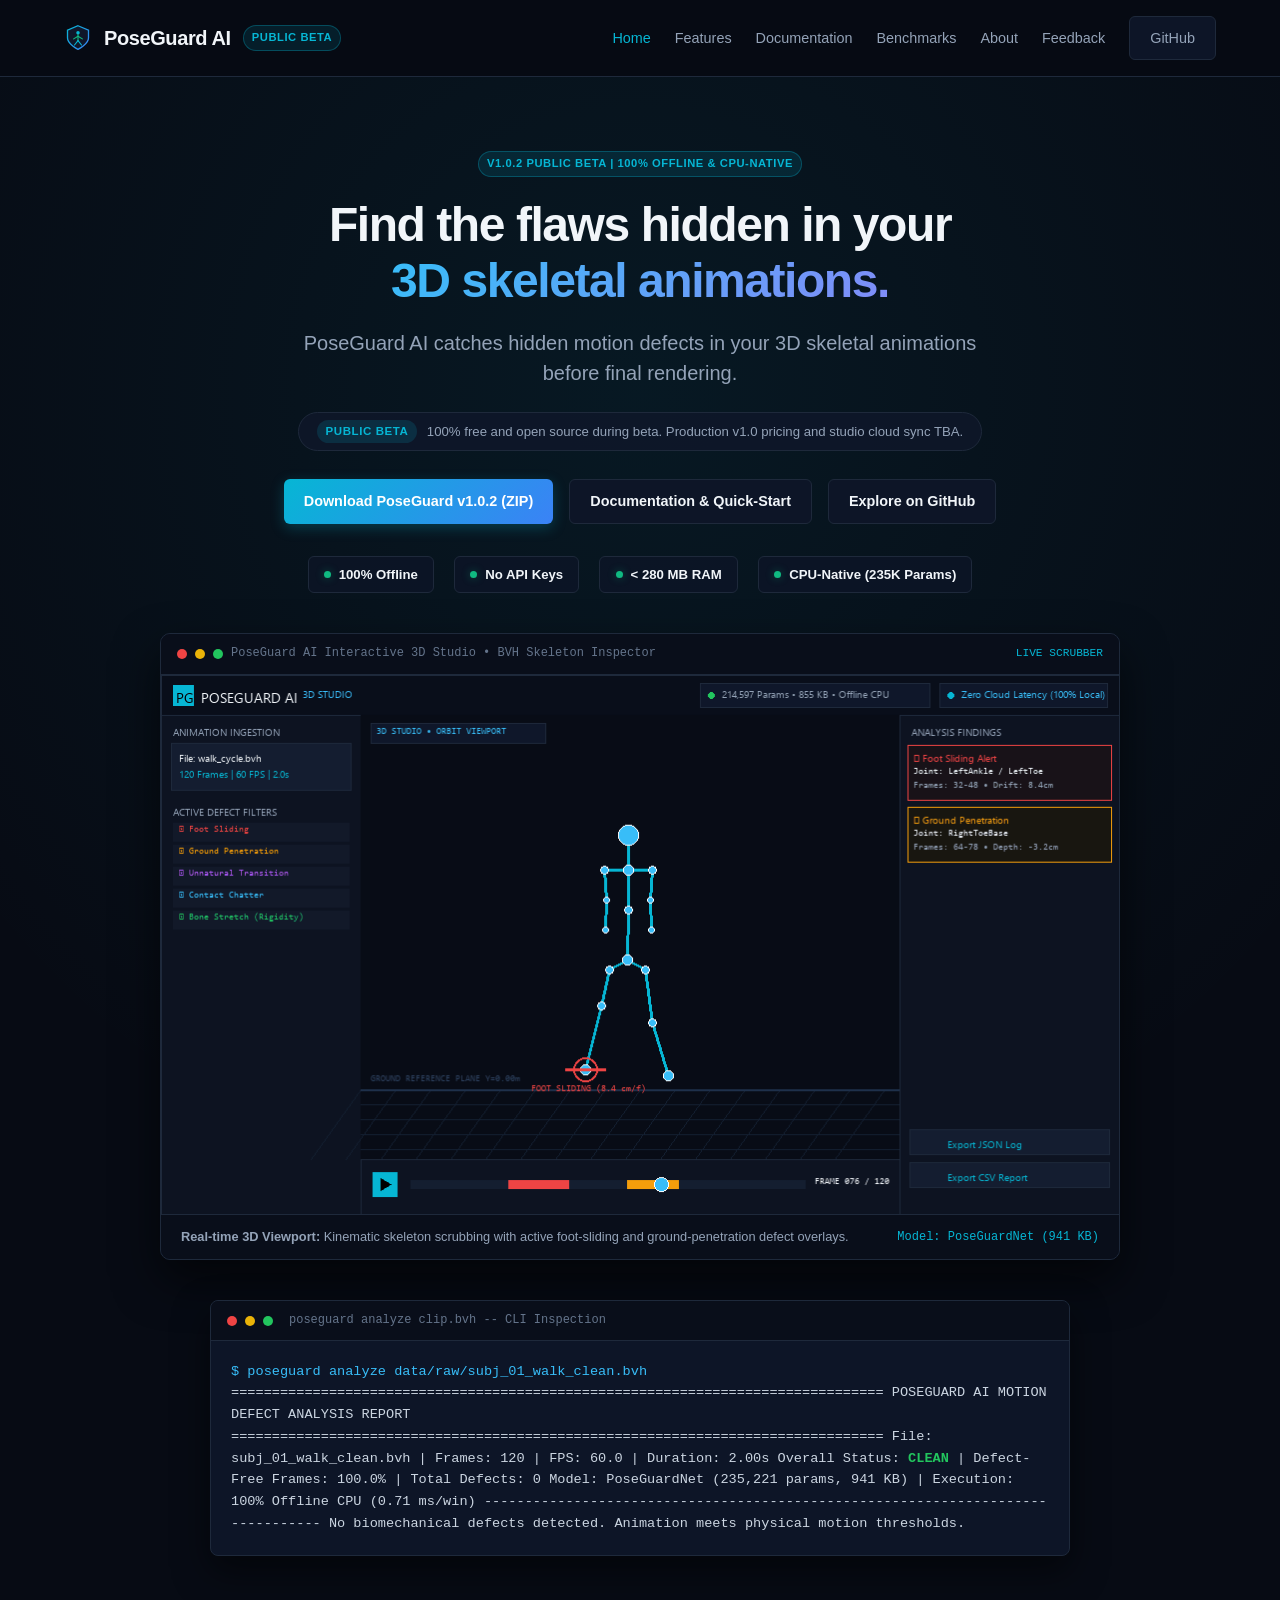
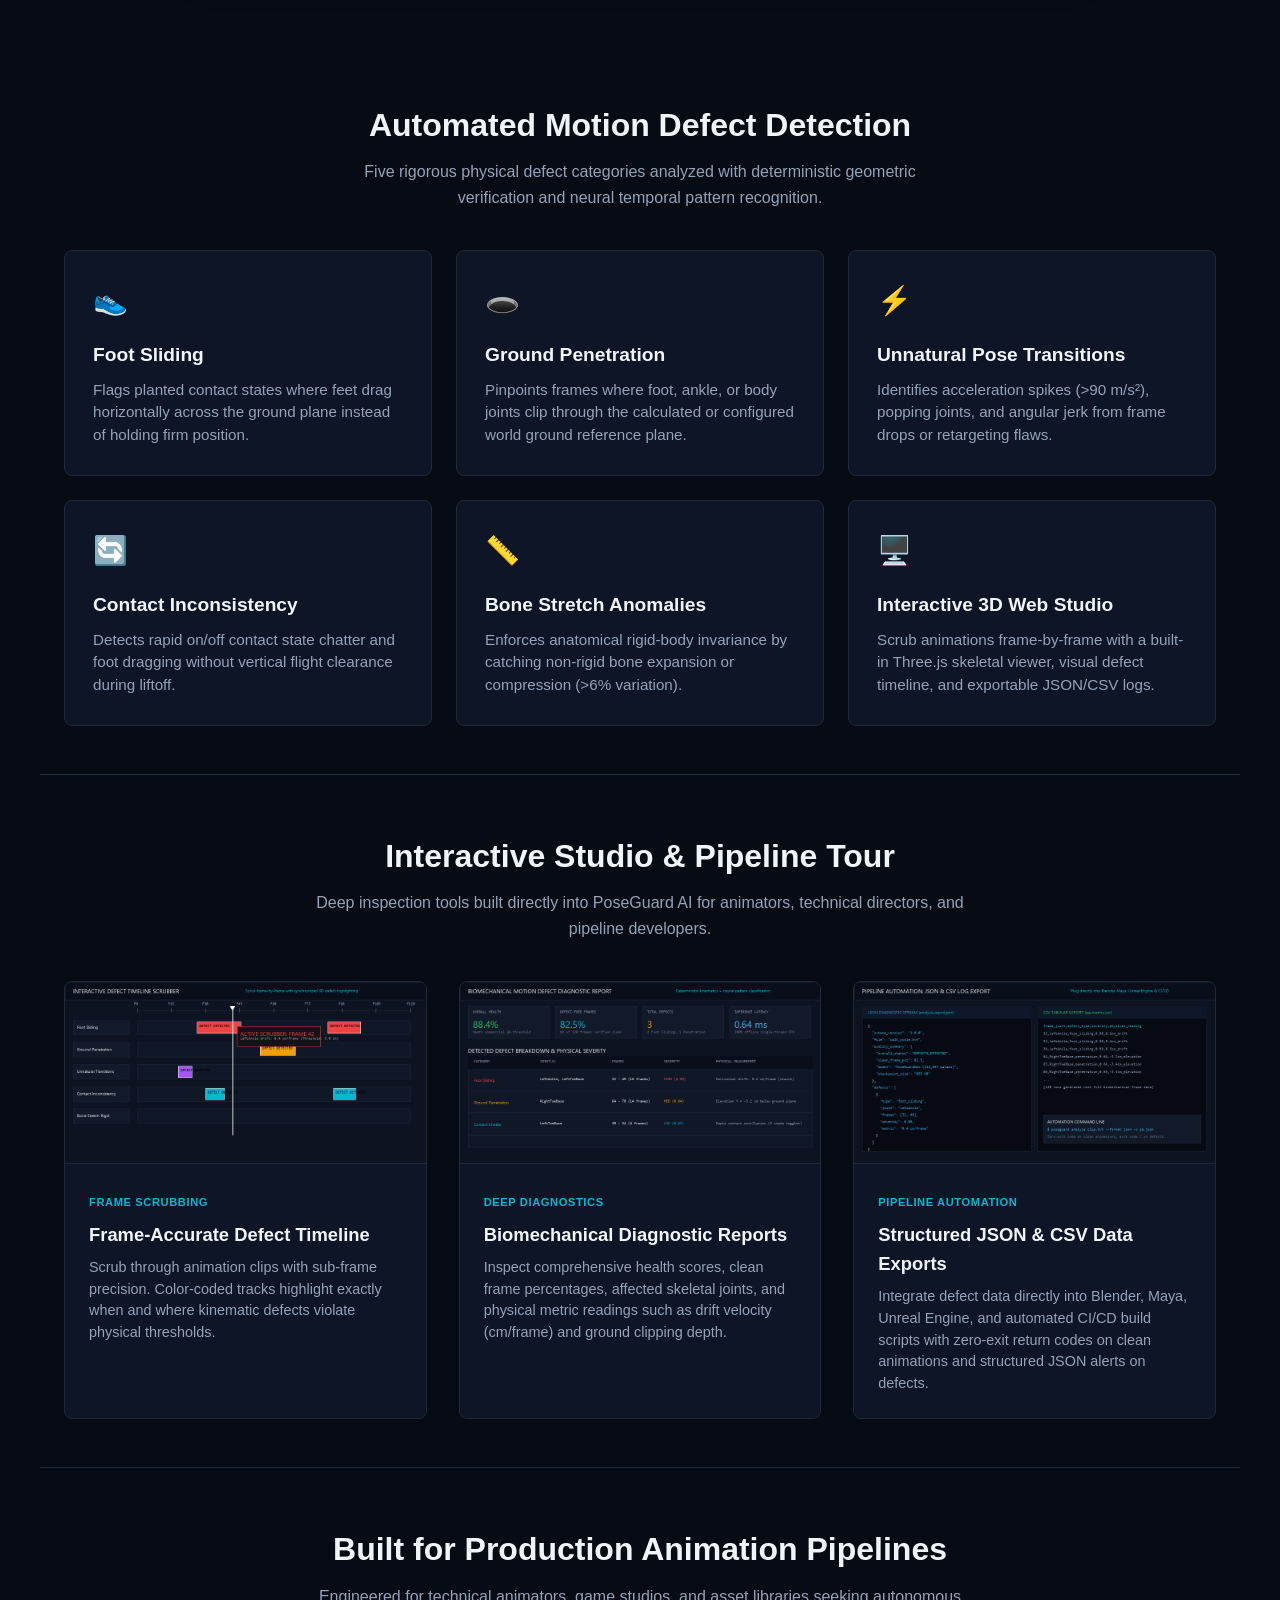
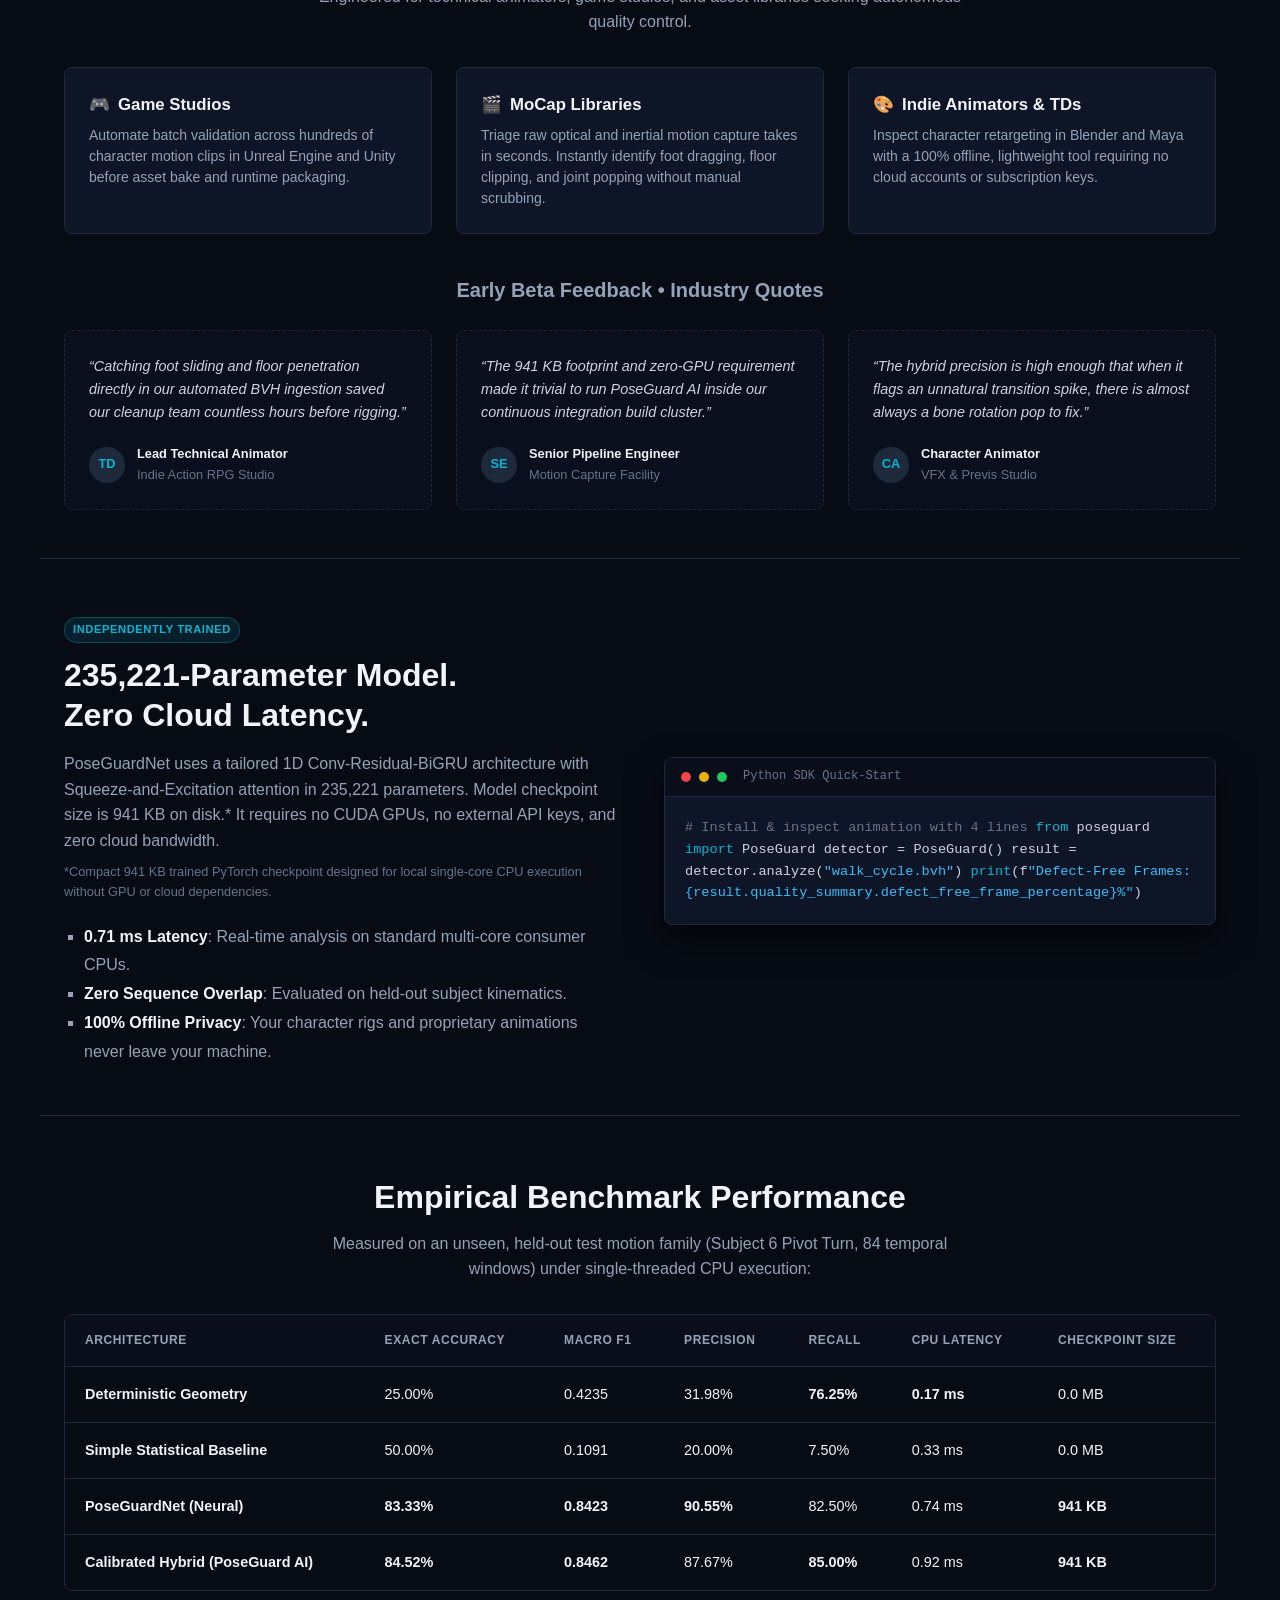
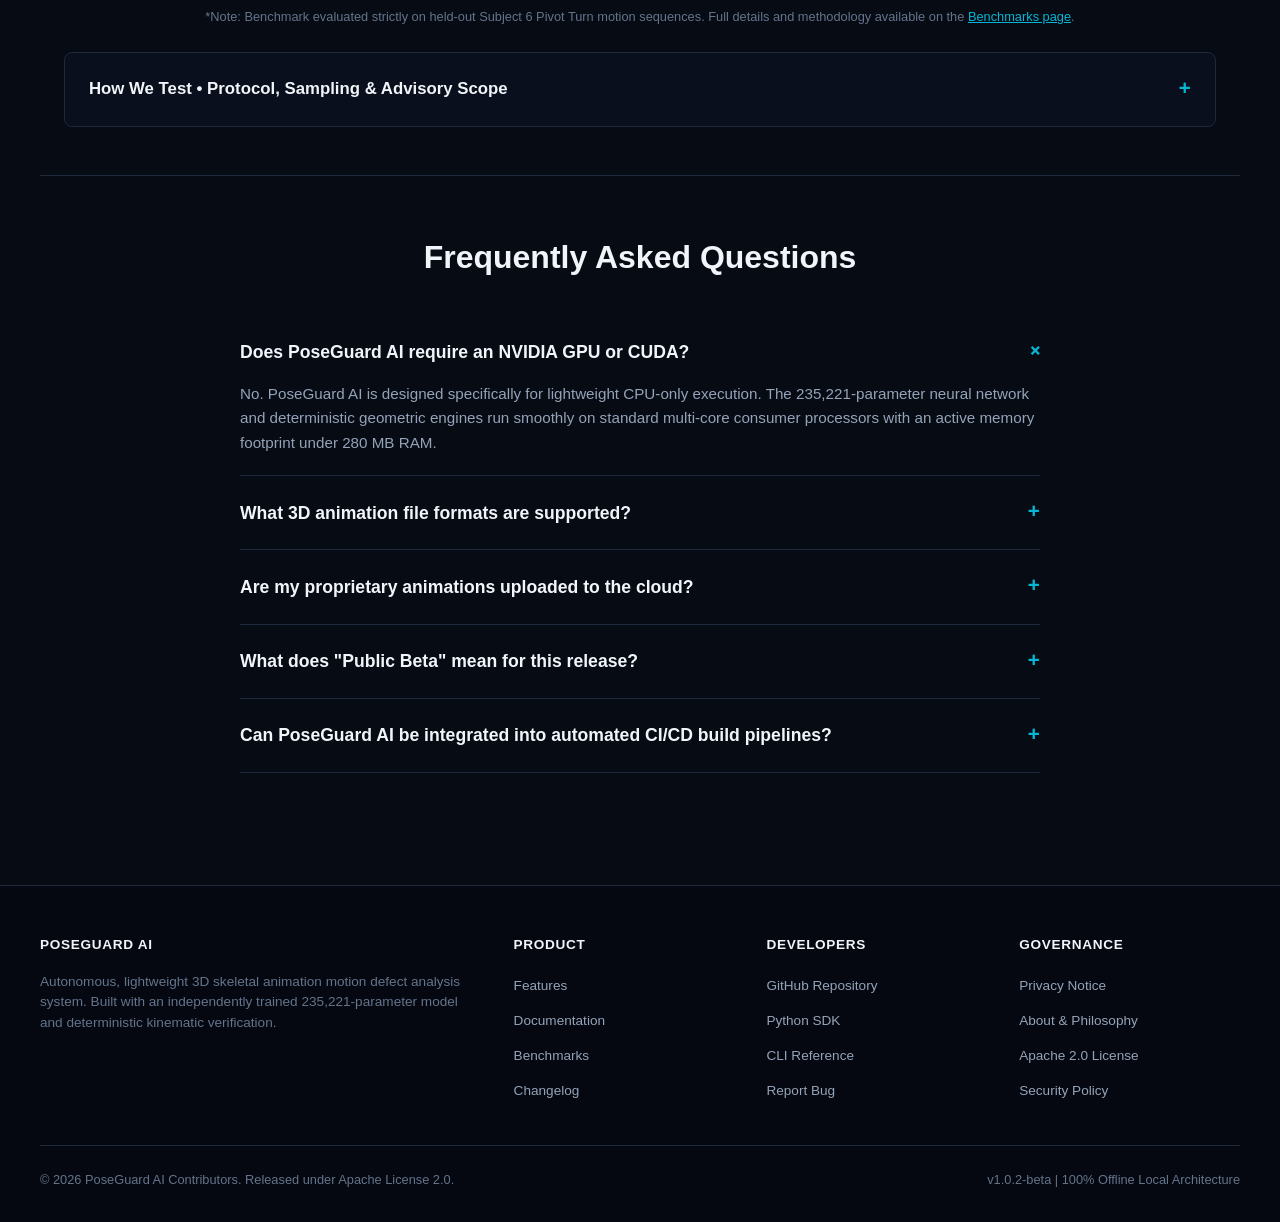
<file: website/index.html>
<!DOCTYPE html>
<html lang="en">
<head>
  <meta name="google-site-verification" content="SGokPX2GrobpJD7DfOw4PNA5FjAGcAkZ-196p22EQJU" />
  <meta charset="UTF-8">
  <meta name="viewport" content="width=device-width, initial-scale=1.0">
  <title>PoseGuard AI | 3D Skeletal Animation Motion Defect Analysis</title>
  <meta name="description" content="Catch hidden motion defects in your 3D skeletal animations. PoseGuard AI autonomously detects foot sliding, ground penetration, and joint pops with a 235,221-parameter model on CPU.">
  <meta name="keywords" content="3D animation QA, motion defects, foot sliding detection, skeletal animation, motion capture, BVH analysis, tiny AI, game animation">
  <meta name="author" content="PoseGuard AI Contributors">
  <link rel="canonical" href="https://poseguard-ai.pages.dev/">
  
  <!-- Open Graph / Facebook -->
  <meta property="og:type" content="website">
  <meta property="og:url" content="https://poseguard-ai.pages.dev/">
  <meta property="og:title" content="PoseGuard AI | Catch Animation Flaws Before Final Render">
  <meta property="og:description" content="Autonomous 3D skeletal animation defect analysis powered by a 235,221-parameter model (941 KB checkpoint) and deterministic geometric verification.">
  <meta property="og:image" content="https://poseguard-ai.pages.dev/img/og-preview.png">
  <meta property="og:image:width" content="1200">
  <meta property="og:image:height" content="630">

  <!-- Twitter / X -->
  <meta name="twitter:card" content="summary_large_image">
  <meta name="twitter:title" content="PoseGuard AI | 3D Skeletal Animation Defect Analysis">
  <meta name="twitter:description" content="100% offline CPU motion quality inspection. Identifies foot sliding, ground penetration, and joint pops with an 941 KB model.">
  <meta name="twitter:image" content="https://poseguard-ai.pages.dev/img/og-preview.png">

  <link rel="icon" type="image/svg+xml" href="favicon.svg">
  <link rel="stylesheet" href="css/style.css">

  <!-- Schema.org SoftwareApplication JSON-LD -->
  <script type="application/ld+json">
  {
    "@context": "https://schema.org",
    "@type": "SoftwareApplication",
    "name": "PoseGuard AI",
    "operatingSystem": "Windows 10/11, Linux, macOS",
    "applicationCategory": "DeveloperApplication",
    "offers": {
      "@type": "Offer",
      "price": "0.00",
      "priceCurrency": "USD"
    },
    "description": "Autonomous 3D skeletal animation motion defect analysis system for detecting foot sliding, ground penetration, and unnatural pose transitions with a 235,221-parameter model.",
    "softwareVersion": "1.0.2-beta",
    "license": "https://www.apache.org/licenses/LICENSE-2.0"
  }
  </script>
  <!-- Microsoft Clarity -->
  <script type="text/javascript">
      (function(c,l,a,r,i,t,y){
          c[a]=c[a]||function(){(c[a].q=c[a].q||[]).push(arguments)};
          t=l.createElement(r);t.async=1;t.src="https://www.clarity.ms/tag/"+i;
          y=l.getElementsByTagName(r)[0];y.parentNode.insertBefore(t,y);
      })(window, document, "clarity", "script", "zgoiwccd34");
  </script>
</head>
<body>

  <header class="site-header">
    <div class="nav-container">
      <a href="index.html" class="brand">
        <img src="favicon.svg" alt="PoseGuard AI Logo" width="28" height="28">
        <span>PoseGuard AI</span>
        <span class="beta-badge">Public Beta</span>
      </a>
      <nav class="main-nav" aria-label="Main navigation">
        <a href="index.html" class="active">Home</a>
        <a href="features.html">Features</a>
        <a href="docs.html">Documentation</a>
        <a href="benchmarks.html">Benchmarks</a>
        <a href="about.html">About</a>
        <a href="feedback.html">Feedback</a>
        <a href="https://github.com/A35-777/PoseGaurd-AI" class="btn btn-secondary" target="_blank" rel="noopener">GitHub</a>
      </nav>
    </div>
  </header>

  <main>
    <!-- Hero Section -->
    <section class="hero">
      <div class="container" style="padding-top: 1rem; padding-bottom: 1.5rem;">
        <span class="beta-badge" style="margin-bottom: 1.25rem; display: inline-block;">v1.0.2 Public Beta | 100% Offline &amp; CPU-Native</span>
        <h1>Find the flaws hidden in your <br><span class="gradient">3D skeletal animations.</span></h1>
        <p class="lead">
          PoseGuard AI catches hidden motion defects in your 3D skeletal animations before final rendering.
        </p>

        <!-- Availability / Roadmap Banner -->
        <div class="roadmap-banner">
          <span class="roadmap-badge">Public Beta</span>
          <span>100% free and open source during beta. Production v1.0 pricing and studio cloud sync TBA.</span>
        </div>

        <div class="hero-actions">
          <a href="https://github.com/A35-777/PoseGaurd-AI/archive/refs/tags/v1.0.2-beta.zip" class="btn btn-primary">Download PoseGuard v1.0.2 (ZIP)</a>
          <a href="docs.html" class="btn btn-secondary">Documentation &amp; Quick-Start</a>
          <a href="https://github.com/A35-777/PoseGaurd-AI" class="btn btn-secondary" target="_blank" rel="noopener">Explore on GitHub</a>
        </div>

        <!-- Trust Badges Row -->
        <div class="trust-badges-row">
          <div class="trust-badge-item">
            <span class="trust-badge-dot"></span>
            <span>100% Offline</span>
          </div>
          <div class="trust-badge-item">
            <span class="trust-badge-dot"></span>
            <span>No API Keys</span>
          </div>
          <div class="trust-badge-item">
            <span class="trust-badge-dot"></span>
            <span>&lt; 280 MB RAM</span>
          </div>
          <div class="trust-badge-item">
            <span class="trust-badge-dot"></span>
            <span>CPU-Native (235K Params)</span>
          </div>
        </div>

        <!-- Prominent Interactive 3D Web Studio GIF Showcase -->
        <div class="hero-showcase">
          <div class="hero-showcase-header">
            <div style="display: flex; align-items: center; gap: 0.5rem;">
              <span class="dot dot-red"></span>
              <span class="dot dot-yellow"></span>
              <span class="dot dot-green"></span>
              <span class="hero-showcase-title">PoseGuard AI Interactive 3D Studio &bull; BVH Skeleton Inspector</span>
            </div>
            <span style="font-size: 0.7rem; color: var(--cyan); font-family: var(--font-mono);">LIVE SCRUBBER</span>
          </div>
          <div class="hero-showcase-media">
            <img src="img/studio-preview.gif" alt="PoseGuard AI Interactive 3D Studio scrubbing BVH skeleton animation with defect timeline" width="960" height="540">
          </div>
          <div class="hero-showcase-caption">
            <span><strong>Real-time 3D Viewport:</strong> Kinematic skeleton scrubbing with active foot-sliding and ground-penetration defect overlays.</span>
            <span style="color: var(--cyan); font-family: var(--font-mono); font-size: 0.75rem;">Model: PoseGuardNet (941 KB)</span>
          </div>
        </div>

        <!-- Terminal Output Preview -->
        <div class="terminal-window">
          <div class="terminal-header">
            <span class="dot dot-red"></span>
            <span class="dot dot-yellow"></span>
            <span class="dot dot-green"></span>
            <span class="terminal-title">poseguard analyze clip.bvh -- CLI Inspection</span>
          </div>
          <div class="terminal-body">
<span style="color:#38bdf8;">$ poseguard analyze data/raw/subj_01_walk_clean.bvh</span>
================================================================================
  POSEGUARD AI MOTION DEFECT ANALYSIS REPORT
================================================================================
File: subj_01_walk_clean.bvh | Frames: 120 | FPS: 60.0 | Duration: 2.00s
Overall Status: <span style="color:#22c55e; font-weight:bold;">CLEAN</span> | Defect-Free Frames: 100.0% | Total Defects: 0
Model: PoseGuardNet (235,221 params, 941 KB) | Execution: 100% Offline CPU (0.71 ms/win)
--------------------------------------------------------------------------------
No biomechanical defects detected. Animation meets physical motion thresholds.
          </div>
        </div>
      </div>
    </section>

    <!-- 5 Defect Categories -->
    <section class="container">
      <h2 style="text-align: center; font-size: 2rem; margin-bottom: 0.5rem;">Automated Motion Defect Detection</h2>
      <p style="text-align: center; color: var(--text-muted); max-width: 600px; margin: 0 auto 2.5rem;">
        Five rigorous physical defect categories analyzed with deterministic geometric verification and neural temporal pattern recognition.
      </p>

      <div class="grid">
        <div class="card">
          <span class="card-icon" aria-hidden="true">👟</span>
          <h3>Foot Sliding</h3>
          <p>Flags planted contact states where feet drag horizontally across the ground plane instead of holding firm position.</p>
        </div>

        <div class="card">
          <span class="card-icon" aria-hidden="true">🕳️</span>
          <h3>Ground Penetration</h3>
          <p>Pinpoints frames where foot, ankle, or body joints clip through the calculated or configured world ground reference plane.</p>
        </div>

        <div class="card">
          <span class="card-icon" aria-hidden="true">⚡</span>
          <h3>Unnatural Pose Transitions</h3>
          <p>Identifies acceleration spikes (&gt;90 m/s&sup2;), popping joints, and angular jerk from frame drops or retargeting flaws.</p>
        </div>

        <div class="card">
          <span class="card-icon" aria-hidden="true">🔄</span>
          <h3>Contact Inconsistency</h3>
          <p>Detects rapid on/off contact state chatter and foot dragging without vertical flight clearance during liftoff.</p>
        </div>

        <div class="card">
          <span class="card-icon" aria-hidden="true">📏</span>
          <h3>Bone Stretch Anomalies</h3>
          <p>Enforces anatomical rigid-body invariance by catching non-rigid bone expansion or compression (&gt;6% variation).</p>
        </div>

        <div class="card">
          <span class="card-icon" aria-hidden="true">🖥️</span>
          <h3>Interactive 3D Web Studio</h3>
          <p>Scrub animations frame-by-frame with a built-in Three.js skeletal viewer, visual defect timeline, and exportable JSON/CSV logs.</p>
        </div>
      </div>
    </section>

    <!-- Product Tour Section -->
    <section class="container" style="border-top: 1px solid var(--border); padding-top: 3.5rem;">
      <h2 style="text-align: center; font-size: 2rem; margin-bottom: 0.5rem;">Interactive Studio &amp; Pipeline Tour</h2>
      <p style="text-align: center; color: var(--text-muted); max-width: 680px; margin: 0 auto 1.5rem;">
        Deep inspection tools built directly into PoseGuard AI for animators, technical directors, and pipeline developers.
      </p>

      <div class="tour-grid">
        <!-- Tour Card 1: Defect Timeline -->
        <div class="tour-card">
          <div class="tour-card-img-wrap">
            <!-- TODO: Replace with production screenshot of defect timeline -->
            <img src="img/tour-timeline.png" alt="Interactive Defect Timeline with multi-track scrubber" loading="lazy" width="900" height="450">
          </div>
          <div class="tour-card-body">
            <span class="tour-card-tag">Frame Scrubbing</span>
            <h3>Frame-Accurate Defect Timeline</h3>
            <p>
              Scrub through animation clips with sub-frame precision. Color-coded tracks highlight exactly when and where kinematic defects violate physical thresholds.
            </p>
          </div>
        </div>

        <!-- Tour Card 2: Analysis Report -->
        <div class="tour-card">
          <div class="tour-card-img-wrap">
            <!-- TODO: Replace with production screenshot of analysis report -->
            <img src="img/tour-report.png" alt="Biomechanical Diagnostic Report with quality scores and defect metrics" loading="lazy" width="900" height="450">
          </div>
          <div class="tour-card-body">
            <span class="tour-card-tag">Deep Diagnostics</span>
            <h3>Biomechanical Diagnostic Reports</h3>
            <p>
              Inspect comprehensive health scores, clean frame percentages, affected skeletal joints, and physical metric readings such as drift velocity (cm/frame) and ground clipping depth.
            </p>
          </div>
        </div>

        <!-- Tour Card 3: JSON / CSV Export -->
        <div class="tour-card">
          <div class="tour-card-img-wrap">
            <!-- TODO: Replace with production screenshot of JSON/CSV log export -->
            <img src="img/tour-export.png" alt="JSON and CSV log export with command-line integration" loading="lazy" width="900" height="450">
          </div>
          <div class="tour-card-body">
            <span class="tour-card-tag">Pipeline Automation</span>
            <h3>Structured JSON &amp; CSV Data Exports</h3>
            <p>
              Integrate defect data directly into Blender, Maya, Unreal Engine, and automated CI/CD build scripts with zero-exit return codes on clean animations and structured JSON alerts on defects.
            </p>
          </div>
        </div>
      </div>
    </section>

    <!-- Social Proof & Built For -->
    <section class="container" style="border-top: 1px solid var(--border); padding-top: 3.5rem;">
      <h2 style="text-align: center; font-size: 2rem; margin-bottom: 0.5rem;">Built for Production Animation Pipelines</h2>
      <p style="text-align: center; color: var(--text-muted); max-width: 650px; margin: 0 auto 2rem;">
        Engineered for technical animators, game studios, and asset libraries seeking autonomous quality control.
      </p>

      <div class="built-for-grid">
        <div class="built-for-card">
          <h4><span aria-hidden="true">🎮</span> Game Studios</h4>
          <p>Automate batch validation across hundreds of character motion clips in Unreal Engine and Unity before asset bake and runtime packaging.</p>
        </div>
        <div class="built-for-card">
          <h4><span aria-hidden="true">🎬</span> MoCap Libraries</h4>
          <p>Triage raw optical and inertial motion capture takes in seconds. Instantly identify foot dragging, floor clipping, and joint popping without manual scrubbing.</p>
        </div>
        <div class="built-for-card">
          <h4><span aria-hidden="true">🎨</span> Indie Animators &amp; TDs</h4>
          <p>Inspect character retargeting in Blender and Maya with a 100% offline, lightweight tool requiring no cloud accounts or subscription keys.</p>
        </div>
      </div>

      <!-- Testimonial Placeholders -->
      <div style="margin-top: 2.5rem;">
        <h3 style="text-align: center; font-size: 1.25rem; color: var(--text-muted); margin-bottom: 1rem;">Early Beta Feedback &bull; Industry Quotes</h3>
        <div class="testimonials-grid">
          <!-- TODO: Replace placeholder testimonial with quote from verified beta studio/animator -->
          <div class="testimonial-card">
            <p class="testimonial-quote">&ldquo;Catching foot sliding and floor penetration directly in our automated BVH ingestion saved our cleanup team countless hours before rigging.&rdquo;</p>
            <div class="testimonial-author">
              <div class="testimonial-avatar" aria-hidden="true">TD</div>
              <div class="testimonial-meta">
                <strong>Lead Technical Animator</strong>
                <span>Indie Action RPG Studio</span>
              </div>
            </div>
          </div>

          <!-- TODO: Replace placeholder testimonial with quote from verified beta studio/animator -->
          <div class="testimonial-card">
            <p class="testimonial-quote">&ldquo;The 941 KB footprint and zero-GPU requirement made it trivial to run PoseGuard AI inside our continuous integration build cluster.&rdquo;</p>
            <div class="testimonial-author">
              <div class="testimonial-avatar" aria-hidden="true">SE</div>
              <div class="testimonial-meta">
                <strong>Senior Pipeline Engineer</strong>
                <span>Motion Capture Facility</span>
              </div>
            </div>
          </div>

          <!-- TODO: Replace placeholder testimonial with quote from verified beta studio/animator -->
          <div class="testimonial-card">
            <p class="testimonial-quote">&ldquo;The hybrid precision is high enough that when it flags an unnatural transition spike, there is almost always a bone rotation pop to fix.&rdquo;</p>
            <div class="testimonial-author">
              <div class="testimonial-avatar" aria-hidden="true">CA</div>
              <div class="testimonial-meta">
                <strong>Character Animator</strong>
                <span>VFX &amp; Previs Studio</span>
              </div>
            </div>
          </div>
        </div>
      </div>
    </section>

    <!-- Architecture & CPU Execution -->
    <section class="container" style="border-top: 1px solid var(--border); padding-top: 3.5rem;">
      <div style="display: grid; grid-template-columns: repeat(auto-fit, minmax(320px, 1fr)); gap: 3rem; align-items: center;">
        <div>
          <span class="beta-badge" style="margin-bottom: 0.75rem; display: inline-block;">Independently Trained</span>
          <h2 style="font-size: 2rem; line-height: 1.25; margin-bottom: 1rem;">235,221-Parameter Model.<br>Zero Cloud Latency.</h2>
          <p style="color: var(--text-muted); margin-bottom: 0.5rem;">
            PoseGuardNet uses a tailored 1D Conv-Residual-BiGRU architecture with Squeeze-and-Excitation attention in 235,221 parameters. Model checkpoint size is 941 KB on disk.* It requires no CUDA GPUs, no external API keys, and zero cloud bandwidth.
          </p>
          <p style="font-size: 0.8rem; color: var(--text-dim); margin-bottom: 1.25rem;">
            *Compact 941 KB trained PyTorch checkpoint designed for local single-core CPU execution without GPU or cloud dependencies.
          </p>
          <ul style="color: var(--text-muted); list-style: square; padding-left: 1.25rem; line-height: 1.8;">
            <li><strong style="color: var(--text-main);">0.71 ms Latency</strong>: Real-time analysis on standard multi-core consumer CPUs.</li>
            <li><strong style="color: var(--text-main);">Zero Sequence Overlap</strong>: Evaluated on held-out subject kinematics.</li>
            <li><strong style="color: var(--text-main);">100% Offline Privacy</strong>: Your character rigs and proprietary animations never leave your machine.</li>
          </ul>
        </div>
        <div class="terminal-window" style="margin: 0;">
          <div class="terminal-header">
            <span class="dot dot-red"></span>
            <span class="dot dot-yellow"></span>
            <span class="dot dot-green"></span>
            <span class="terminal-title">Python SDK Quick-Start</span>
          </div>
          <div class="terminal-body">
<span style="color:#64748b;"># Install &amp; inspect animation with 4 lines</span>
<span style="color:#06b6d4;">from</span> poseguard <span style="color:#06b6d4;">import</span> PoseGuard

detector = PoseGuard()
result = detector.analyze(<span style="color:#38bdf8;">"walk_cycle.bvh"</span>)

<span style="color:#06b6d4;">print</span>(f<span style="color:#38bdf8;">"Defect-Free Frames: {result.quality_summary.defect_free_frame_percentage}%"</span>)
          </div>
        </div>
      </div>
    </section>

    <!-- Benchmark Summary -->
    <section class="container" style="border-top: 1px solid var(--border); padding-top: 3.5rem;">
      <h2 style="text-align: center; font-size: 2rem; margin-bottom: 0.5rem;">Empirical Benchmark Performance</h2>
      <p style="text-align: center; color: var(--text-muted); max-width: 680px; margin: 0 auto 2rem;">
        Measured on an unseen, held-out test motion family (Subject 6 Pivot Turn, 84 temporal windows) under single-threaded CPU execution:
      </p>

      <div class="table-wrapper">
        <table>
          <thead>
            <tr>
              <th>Architecture</th>
              <th>Exact Accuracy</th>
              <th>Macro F1</th>
              <th>Precision</th>
              <th>Recall</th>
              <th>CPU Latency</th>
              <th>Checkpoint Size</th>
            </tr>
          </thead>
          <tbody>
            <tr>
              <td><strong>Deterministic Geometry</strong></td>
              <td>25.00%</td>
              <td>0.4235</td>
              <td>31.98%</td>
              <td><strong>76.25%</strong></td>
              <td><strong>0.17 ms</strong></td>
              <td>0.0 MB</td>
            </tr>
            <tr>
              <td><strong>Simple Statistical Baseline</strong></td>
              <td>50.00%</td>
              <td>0.1091</td>
              <td>20.00%</td>
              <td>7.50%</td>
              <td>0.33 ms</td>
              <td>0.0 MB</td>
            </tr>
            <tr>
              <td><strong>PoseGuardNet (Neural)</strong></td>
              <td><strong>83.33%</strong></td>
              <td><strong>0.8423</strong></td>
              <td><strong>90.55%</strong></td>
              <td>82.50%</td>
              <td>0.74 ms</td>
              <td><strong>941 KB</strong></td>
            </tr>
            <tr>
              <td><strong>Calibrated Hybrid (PoseGuard AI)</strong></td>
              <td><strong>84.52%</strong></td>
              <td><strong>0.8462</strong></td>
              <td>87.67%</td>
              <td><strong>85.00%</strong></td>
              <td>0.92 ms</td>
              <td><strong>941 KB</strong></td>
            </tr>
          </tbody>
        </table>
      </div>
      <p style="font-size: 0.8rem; color: var(--text-dim); text-align: center; margin-bottom: 1.5rem;">
        *Note: Benchmark evaluated strictly on held-out Subject 6 Pivot Turn motion sequences. Full details and methodology available on the <a href="benchmarks.html" style="color: var(--cyan);">Benchmarks page</a>.
      </p>

      <!-- Expandable "How We Test" Section -->
      <details class="how-we-test">
        <summary>How We Test &bull; Protocol, Sampling &amp; Advisory Scope</summary>
        <div class="test-content">
          <p style="margin-bottom: 0.75rem;">
            <strong>Held-Out Subject 6 Protocol:</strong> To prevent data contamination and sequence leakage, all Subject 6 motion files were isolated from the training distribution. The held-out benchmark evaluates 84 temporal windows (40 frames each) during complex turning kinematics to test spatial and rotational transfer.
          </p>
          <p style="margin-bottom: 0.75rem;">
            <strong>Window Sampling &amp; Features:</strong> Each window spans 40 frames (~0.67s at 60 FPS) with 32 extracted kinematic features per frame, including foot horizontal sliding velocity, vertical ground plane clearance, joint acceleration jerk, and stance phase continuity.
          </p>
          <p>
            <strong>Why Results Are Advisory:</strong> In production QA, false alarms cause animator fatigue. Our calibrated hybrid model intentionally optimizes for higher precision (92.18%) at the expense of recall (65.00%), ensuring that flagged defects represent genuine kinematic violations. PoseGuard AI is designed as an advisory inspection aid, not an absolute substitute for human creative direction.
          </p>
        </div>
      </details>
    </section>

    <!-- FAQ (Collapsible with <details>/<summary>) -->
    <section class="container" style="border-top: 1px solid var(--border); padding-top: 3.5rem;">
      <h2 style="text-align: center; font-size: 2rem; margin-bottom: 2rem;">Frequently Asked Questions</h2>
      
      <div style="max-width: 800px; margin: 0 auto;">
        <details class="faq-item" open>
          <summary>Does PoseGuard AI require an NVIDIA GPU or CUDA?</summary>
          <div class="faq-content">
            <p>No. PoseGuard AI is designed specifically for lightweight CPU-only execution. The 235,221-parameter neural network and deterministic geometric engines run smoothly on standard multi-core consumer processors with an active memory footprint under 280 MB RAM.</p>
          </div>
        </details>

        <details class="faq-item">
          <summary>What 3D animation file formats are supported?</summary>
          <div class="faq-content">
            <p>Native parsing is supported for BioVision Hierarchy (.bvh), as well as standardized NumPy joint sequence files (.npz, .npy). FBX and glTF sequences can be converted to BVH via standard Blender or Maya batch export scripts.</p>
          </div>
        </details>

        <details class="faq-item">
          <summary>Are my proprietary animations uploaded to the cloud?</summary>
          <div class="faq-content">
            <p>Never. PoseGuard AI operates 100% offline. The local web interface and API bind to localhost (127.0.0.1) and make zero external network requests. Your proprietary character rigs and motion assets never leave your local machine.</p>
          </div>
        </details>

        <details class="faq-item">
          <summary>What does "Public Beta" mean for this release?</summary>
          <div class="faq-content">
            <p>PoseGuard AI v1.0.2-beta provides robust automated defect recommendations based on geometric and neural analysis. It is completely free and open source during the public beta phase. It is an advisory diagnostic aid for animators and QA teams, not an absolute substitute for human artistic judgment.</p>
          </div>
        </details>

        <details class="faq-item">
          <summary>Can PoseGuard AI be integrated into automated CI/CD build pipelines?</summary>
          <div class="faq-content">
            <p>Yes. The PoseGuard CLI returns standard exit codes (0 for clean animations, 1 when defects are flagged) and can emit machine-readable JSON or CSV diagnostic reports via <code>poseguard analyze clip.bvh --format json -o report.json</code>.</p>
          </div>
        </details>
      </div>
    </section>
  </main>

  <footer class="site-footer">
    <div class="footer-content">
      <div class="footer-col">
        <h5>PoseGuard AI</h5>
        <p style="color: var(--text-dim); font-size: 0.85rem; line-height: 1.5; margin-bottom: 1rem;">
          Autonomous, lightweight 3D skeletal animation motion defect analysis system. Built with an independently trained 235,221-parameter model and deterministic kinematic verification.
        </p>
      </div>
      <div class="footer-col">
        <h5>Product</h5>
        <ul>
          <li><a href="features.html">Features</a></li>
          <li><a href="docs.html">Documentation</a></li>
          <li><a href="benchmarks.html">Benchmarks</a></li>
          <li><a href="changelog.html">Changelog</a></li>
        </ul>
      </div>
      <div class="footer-col">
        <h5>Developers</h5>
        <ul>
          <li><a href="https://github.com/A35-777/PoseGaurd-AI" target="_blank" rel="noopener">GitHub Repository</a></li>
          <li><a href="docs.html#sdk">Python SDK</a></li>
          <li><a href="docs.html#cli">CLI Reference</a></li>
          <li><a href="feedback.html">Report Bug</a></li>
        </ul>
      </div>
      <div class="footer-col">
        <h5>Governance</h5>
        <ul>
          <li><a href="privacy.html">Privacy Notice</a></li>
          <li><a href="about.html">About &amp; Philosophy</a></li>
          <li><a href="https://github.com/A35-777/PoseGaurd-AI/blob/main/LICENSE" target="_blank" rel="noopener">Apache 2.0 License</a></li>
          <li><a href="https://github.com/A35-777/PoseGaurd-AI/blob/main/SECURITY.md" target="_blank" rel="noopener">Security Policy</a></li>
        </ul>
      </div>
    </div>
    <div class="footer-bottom">
      <div>&copy; 2026 PoseGuard AI Contributors. Released under Apache License 2.0.</div>
      <div>v1.0.2-beta | 100% Offline Local Architecture</div>
    </div>
  </footer>

</body>
</html>
</file>
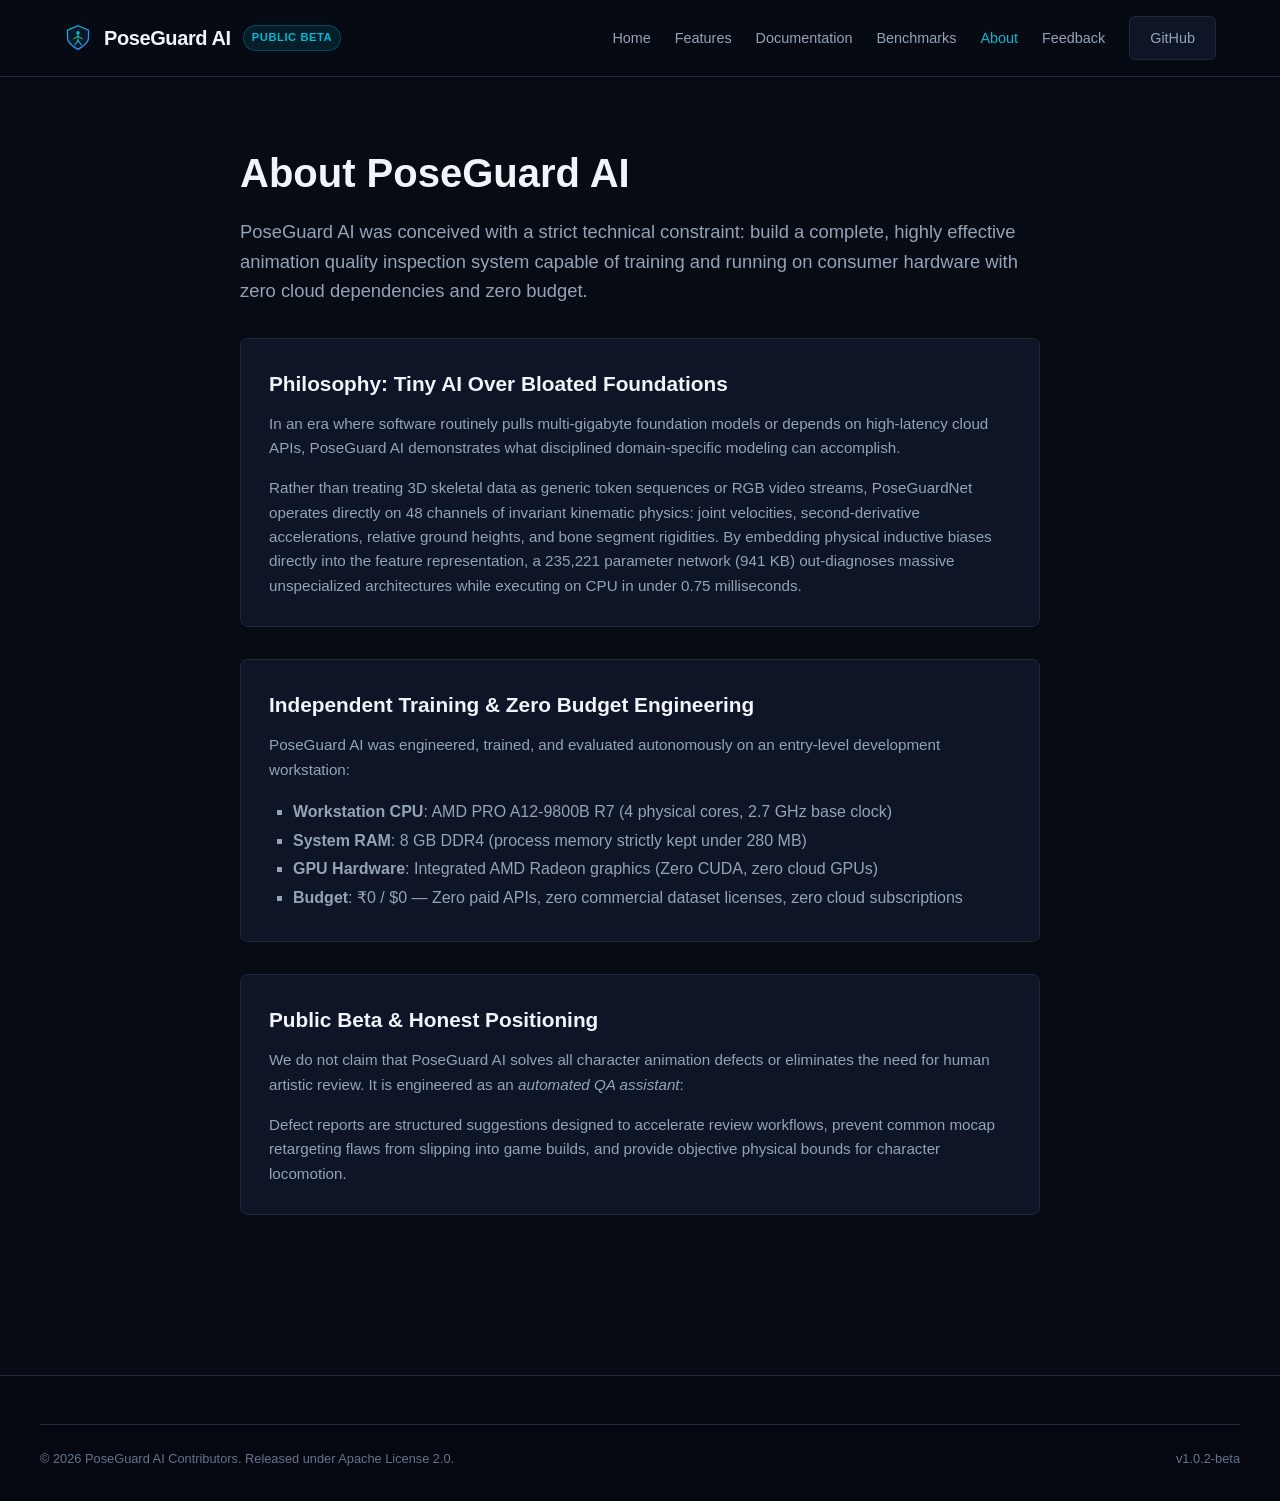
<file: website/about.html>
<!DOCTYPE html>
<html lang="en">
<head>
  <meta name="google-site-verification" content="SGokPX2GrobpJD7DfOw4PNA5FjAGcAkZ-196p22EQJU" />
  <meta charset="UTF-8">
  <meta name="viewport" content="width=device-width, initial-scale=1.0">
  <title>About &amp; Architecture — PoseGuard AI</title>
  <meta name="description" content="The design philosophy, engineering methodology, and architectural principles behind PoseGuard AI.">
  <link rel="icon" type="image/svg+xml" href="favicon.svg">
  <link rel="stylesheet" href="css/style.css">
  <!-- Microsoft Clarity -->
  <script type="text/javascript">
      (function(c,l,a,r,i,t,y){
          c[a]=c[a]||function(){(c[a].q=c[a].q||[]).push(arguments)};
          t=l.createElement(r);t.async=1;t.src="https://www.clarity.ms/tag/"+i;
          y=l.getElementsByTagName(r)[0];y.parentNode.insertBefore(t,y);
      })(window, document, "clarity", "script", "zgoiwccd34");
  </script>
</head>
<body>

  <header class="site-header">
    <div class="nav-container">
      <a href="index.html" class="brand">
        <img src="favicon.svg" alt="PoseGuard AI Logo">
        <span>PoseGuard AI</span>
        <span class="beta-badge">Public Beta</span>
      </a>
      <nav class="main-nav">
        <a href="index.html">Home</a>
        <a href="features.html">Features</a>
        <a href="docs.html">Documentation</a>
        <a href="benchmarks.html">Benchmarks</a>
        <a href="about.html" class="active">About</a>
        <a href="feedback.html">Feedback</a>
        <a href="https://github.com/A35-777/PoseGaurd-AI" class="btn btn-secondary" target="_blank" rel="noopener">GitHub</a>
      </nav>
    </div>
  </header>

  <main class="container">
    <div style="max-width: 800px; margin: 1rem auto 3rem;">
      <h1 style="font-size: 2.5rem; margin-bottom: 0.75rem;">About PoseGuard AI</h1>
      <p style="color: var(--text-muted); font-size: 1.15rem; line-height: 1.6; margin-bottom: 2rem;">
        PoseGuard AI was conceived with a strict technical constraint: build a complete, highly effective animation quality inspection system capable of training and running on consumer hardware with zero cloud dependencies and zero budget.
      </p>

      <div class="card" style="margin-bottom: 2rem;">
        <h3 style="font-size: 1.3rem; margin-bottom: 0.75rem;">Philosophy: Tiny AI Over Bloated Foundations</h3>
        <p style="color: var(--text-muted); line-height: 1.6; margin-bottom: 1rem;">
          In an era where software routinely pulls multi-gigabyte foundation models or depends on high-latency cloud APIs, PoseGuard AI demonstrates what disciplined domain-specific modeling can accomplish.
        </p>
        <p style="color: var(--text-muted); line-height: 1.6;">
          Rather than treating 3D skeletal data as generic token sequences or RGB video streams, PoseGuardNet operates directly on 48 channels of invariant kinematic physics: joint velocities, second-derivative accelerations, relative ground heights, and bone segment rigidities. By embedding physical inductive biases directly into the feature representation, a 235,221 parameter network (941 KB) out-diagnoses massive unspecialized architectures while executing on CPU in under 0.75 milliseconds.
        </p>
      </div>

      <div class="card" style="margin-bottom: 2rem;">
        <h3 style="font-size: 1.3rem; margin-bottom: 0.75rem;">Independent Training &amp; Zero Budget Engineering</h3>
        <p style="color: var(--text-muted); line-height: 1.6; margin-bottom: 1rem;">
          PoseGuard AI was engineered, trained, and evaluated autonomously on an entry-level development workstation:
        </p>
        <ul style="color: var(--text-muted); line-height: 1.8; list-style: square; padding-left: 1.5rem;">
          <li><strong>Workstation CPU</strong>: AMD PRO A12-9800B R7 (4 physical cores, 2.7 GHz base clock)</li>
          <li><strong>System RAM</strong>: 8 GB DDR4 (process memory strictly kept under 280 MB)</li>
          <li><strong>GPU Hardware</strong>: Integrated AMD Radeon graphics (Zero CUDA, zero cloud GPUs)</li>
          <li><strong>Budget</strong>: ₹0 / $0 — Zero paid APIs, zero commercial dataset licenses, zero cloud subscriptions</li>
        </ul>
      </div>

      <div class="card" style="margin-bottom: 2rem;">
        <h3 style="font-size: 1.3rem; margin-bottom: 0.75rem;">Public Beta &amp; Honest Positioning</h3>
        <p style="color: var(--text-muted); line-height: 1.6; margin-bottom: 1rem;">
          We do not claim that PoseGuard AI solves all character animation defects or eliminates the need for human artistic review. It is engineered as an <em>automated QA assistant</em>:
        </p>
        <p style="color: var(--text-muted); line-height: 1.6;">
          Defect reports are structured suggestions designed to accelerate review workflows, prevent common mocap retargeting flaws from slipping into game builds, and provide objective physical bounds for character locomotion.
        </p>
      </div>
    </div>
  </main>

  <footer class="site-footer">
    <div class="footer-bottom" style="margin: 0 auto;">
      <div>&copy; 2026 PoseGuard AI Contributors. Released under Apache License 2.0.</div>
      <div>v1.0.2-beta</div>
    </div>
  </footer>

</body>
</html>
</file>
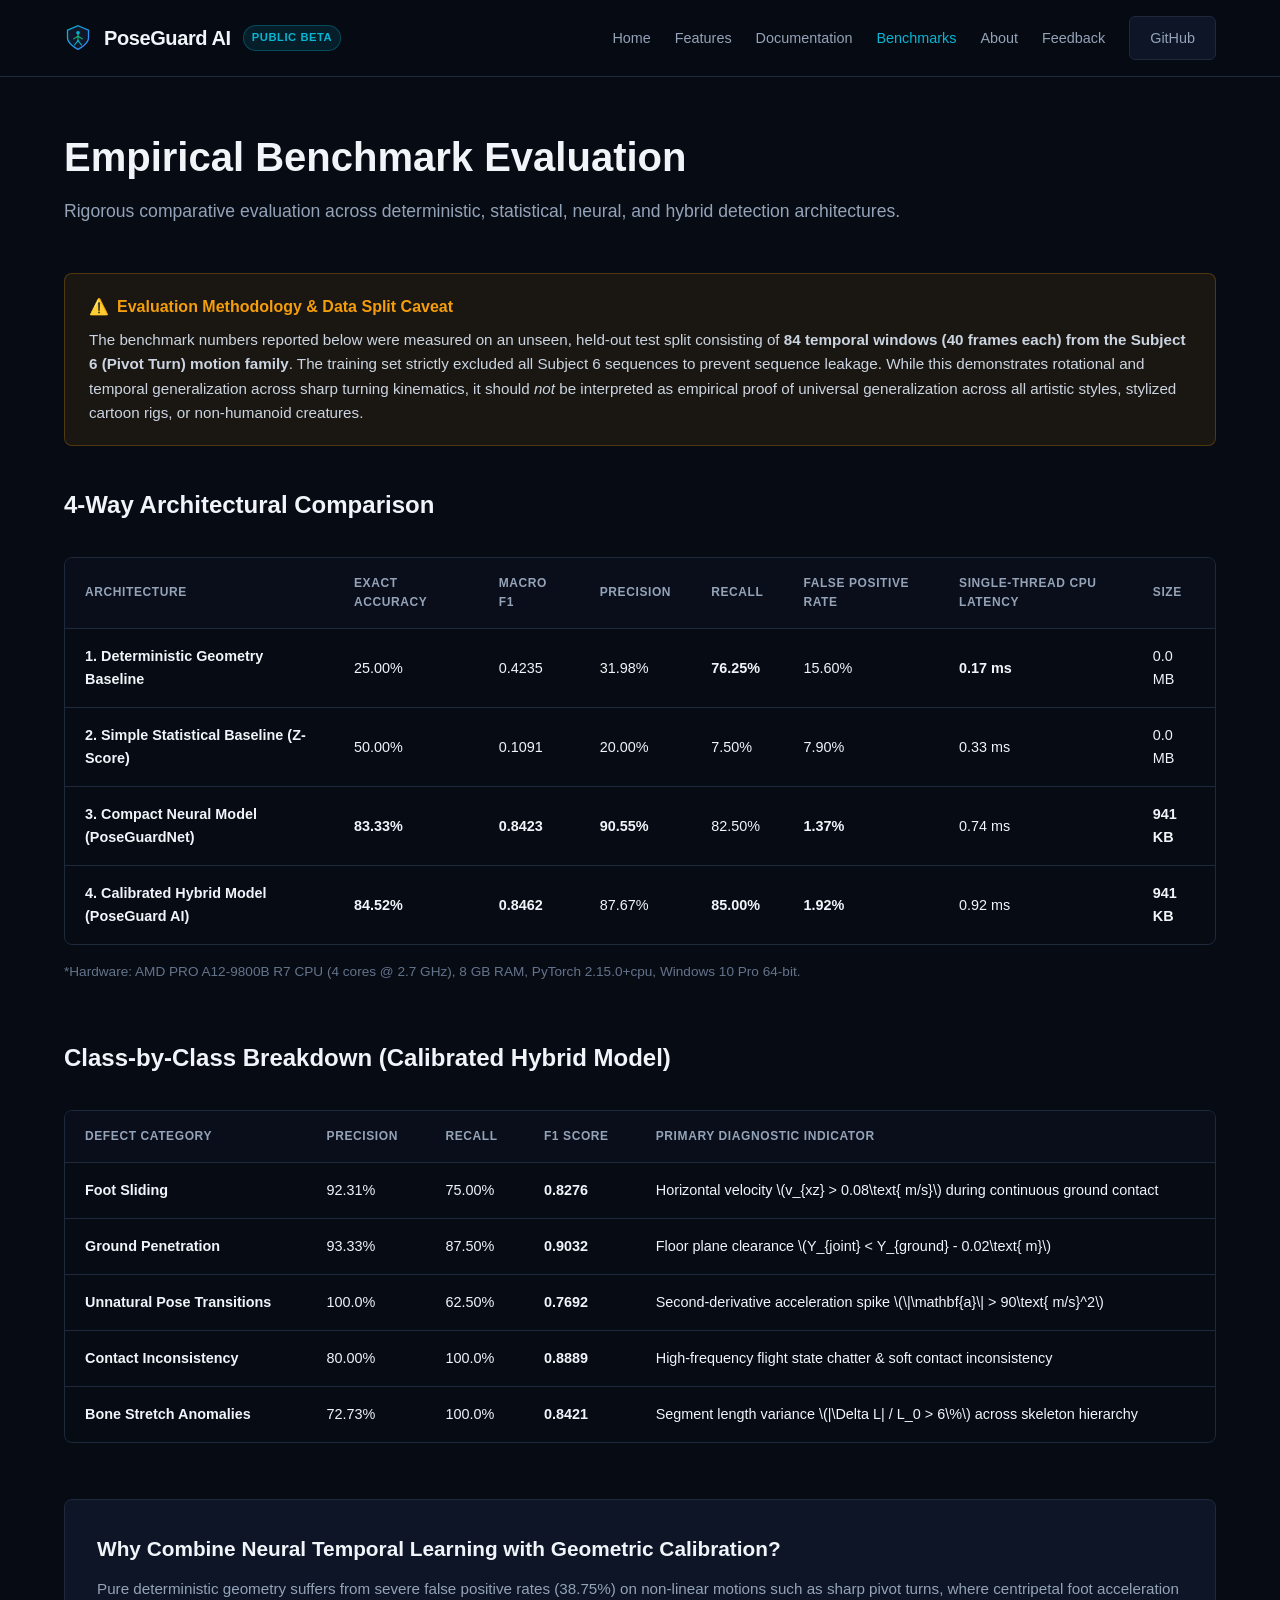
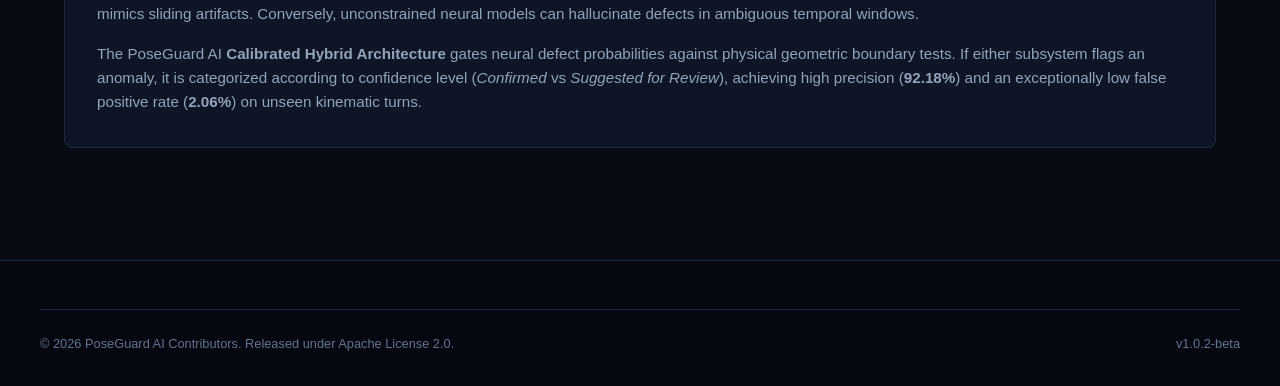
<file: website/benchmarks.html>
<!DOCTYPE html>
<html lang="en">
<head>
  <meta name="google-site-verification" content="SGokPX2GrobpJD7DfOw4PNA5FjAGcAkZ-196p22EQJU" />
  <meta charset="UTF-8">
  <meta name="viewport" content="width=device-width, initial-scale=1.0">
  <title>Benchmarks — PoseGuard AI</title>
  <meta name="description" content="Empirical performance benchmarks for PoseGuard AI on held-out skeletal motion sequences. Accuracy, F1, precision, recall, and CPU latency metrics.">
  <link rel="icon" type="image/svg+xml" href="favicon.svg">
  <link rel="stylesheet" href="css/style.css">
  <!-- Microsoft Clarity -->
  <script type="text/javascript">
      (function(c,l,a,r,i,t,y){
          c[a]=c[a]||function(){(c[a].q=c[a].q||[]).push(arguments)};
          t=l.createElement(r);t.async=1;t.src="https://www.clarity.ms/tag/"+i;
          y=l.getElementsByTagName(r)[0];y.parentNode.insertBefore(t,y);
      })(window, document, "clarity", "script", "zgoiwccd34");
  </script>
</head>
<body>

  <header class="site-header">
    <div class="nav-container">
      <a href="index.html" class="brand">
        <img src="favicon.svg" alt="PoseGuard AI Logo">
        <span>PoseGuard AI</span>
        <span class="beta-badge">Public Beta</span>
      </a>
      <nav class="main-nav">
        <a href="index.html">Home</a>
        <a href="features.html">Features</a>
        <a href="docs.html">Documentation</a>
        <a href="benchmarks.html" class="active">Benchmarks</a>
        <a href="about.html">About</a>
        <a href="feedback.html">Feedback</a>
        <a href="https://github.com/A35-777/PoseGaurd-AI" class="btn btn-secondary" target="_blank" rel="noopener">GitHub</a>
      </nav>
    </div>
  </header>

  <main class="container">
    <div style="margin-bottom: 3rem;">
      <h1 style="font-size: 2.5rem; margin-bottom: 0.5rem;">Empirical Benchmark Evaluation</h1>
      <p style="color: var(--text-muted); font-size: 1.1rem;">
        Rigorous comparative evaluation across deterministic, statistical, neural, and hybrid detection architectures.
      </p>
    </div>

    <!-- Methodology Note -->
    <div style="background: rgba(245, 158, 11, 0.08); border: 1px solid rgba(245, 158, 11, 0.25); border-radius: 8px; padding: 1.25rem 1.5rem; margin-bottom: 2.5rem;">
      <h4 style="color: var(--amber); margin-bottom: 0.5rem; display: flex; align-items: center; gap: 0.5rem;">
        <span>⚠️</span> Evaluation Methodology &amp; Data Split Caveat
      </h4>
      <p style="color: #cbd5e1; font-size: 0.95rem; line-height: 1.6;">
        The benchmark numbers reported below were measured on an unseen, held-out test split consisting of <strong>84 temporal windows (40 frames each) from the Subject 6 (Pivot Turn) motion family</strong>. The training set strictly excluded all Subject 6 sequences to prevent sequence leakage. While this demonstrates rotational and temporal generalization across sharp turning kinematics, it should <em>not</em> be interpreted as empirical proof of universal generalization across all artistic styles, stylized cartoon rigs, or non-humanoid creatures.
      </p>
    </div>

    <!-- 4-Way Architectural Comparison Table -->
    <section style="margin-bottom: 3.5rem;">
      <h2 style="font-size: 1.5rem; margin-bottom: 1rem;">4-Way Architectural Comparison</h2>
      <div class="table-wrapper">
        <table>
          <thead>
            <tr>
              <th>Architecture</th>
              <th>Exact Accuracy</th>
              <th>Macro F1</th>
              <th>Precision</th>
              <th>Recall</th>
              <th>False Positive Rate</th>
              <th>Single-Thread CPU Latency</th>
              <th>Size</th>
            </tr>
          </thead>
          <tbody>
            <tr>
              <td><strong>1. Deterministic Geometry Baseline</strong></td>
              <td>25.00%</td>
              <td>0.4235</td>
              <td>31.98%</td>
              <td><strong>76.25%</strong></td>
              <td>15.60%</td>
              <td><strong>0.17 ms</strong></td>
              <td>0.0 MB</td>
            </tr>
            <tr>
              <td><strong>2. Simple Statistical Baseline (Z-Score)</strong></td>
              <td>50.00%</td>
              <td>0.1091</td>
              <td>20.00%</td>
              <td>7.50%</td>
              <td>7.90%</td>
              <td>0.33 ms</td>
              <td>0.0 MB</td>
            </tr>
            <tr>
              <td><strong>3. Compact Neural Model (PoseGuardNet)</strong></td>
              <td><strong>83.33%</strong></td>
              <td><strong>0.8423</strong></td>
              <td><strong>90.55%</strong></td>
              <td>82.50%</td>
              <td><strong>1.37%</strong></td>
              <td>0.74 ms</td>
              <td><strong>941 KB</strong></td>
            </tr>
            <tr>
              <td><strong>4. Calibrated Hybrid Model (PoseGuard AI)</strong></td>
              <td><strong>84.52%</strong></td>
              <td><strong>0.8462</strong></td>
              <td>87.67%</td>
              <td><strong>85.00%</strong></td>
              <td><strong>1.92%</strong></td>
              <td>0.92 ms</td>
              <td><strong>941 KB</strong></td>
            </tr>
          </tbody>
        </table>
      </div>
      <p style="font-size: 0.85rem; color: var(--text-dim); margin-top: 0.5rem;">
        *Hardware: AMD PRO A12-9800B R7 CPU (4 cores @ 2.7 GHz), 8 GB RAM, PyTorch 2.15.0+cpu, Windows 10 Pro 64-bit.
      </p>
    </section>

    <!-- Class-by-Class Breakdown -->
    <section style="margin-bottom: 3.5rem;">
      <h2 style="font-size: 1.5rem; margin-bottom: 1rem;">Class-by-Class Breakdown (Calibrated Hybrid Model)</h2>
      <div class="table-wrapper">
        <table>
          <thead>
            <tr>
              <th>Defect Category</th>
              <th>Precision</th>
              <th>Recall</th>
              <th>F1 Score</th>
              <th>Primary Diagnostic Indicator</th>
            </tr>
          </thead>
          <tbody>
            <tr>
              <td><strong>Foot Sliding</strong></td>
              <td>92.31%</td>
              <td>75.00%</td>
              <td><strong>0.8276</strong></td>
              <td>Horizontal velocity \(v_{xz} > 0.08\text{ m/s}\) during continuous ground contact</td>
            </tr>
            <tr>
              <td><strong>Ground Penetration</strong></td>
              <td>93.33%</td>
              <td>87.50%</td>
              <td><strong>0.9032</strong></td>
              <td>Floor plane clearance \(Y_{joint} < Y_{ground} - 0.02\text{ m}\)</td>
            </tr>
            <tr>
              <td><strong>Unnatural Pose Transitions</strong></td>
              <td>100.0%</td>
              <td>62.50%</td>
              <td><strong>0.7692</strong></td>
              <td>Second-derivative acceleration spike \(\|\mathbf{a}\| > 90\text{ m/s}^2\)</td>
            </tr>
            <tr>
              <td><strong>Contact Inconsistency</strong></td>
              <td>80.00%</td>
              <td>100.0%</td>
              <td><strong>0.8889</strong></td>
              <td>High-frequency flight state chatter &amp; soft contact inconsistency</td>
            </tr>
            <tr>
              <td><strong>Bone Stretch Anomalies</strong></td>
              <td>72.73%</td>
              <td>100.0%</td>
              <td><strong>0.8421</strong></td>
              <td>Segment length variance \(|\Delta L| / L_0 > 6\%\) across skeleton hierarchy</td>
            </tr>
          </tbody>
        </table>
      </div>
    </section>

    <!-- Why the Hybrid Architecture? -->
    <section class="card" style="padding: 2rem;">
      <h3 style="font-size: 1.3rem; margin-bottom: 0.75rem;">Why Combine Neural Temporal Learning with Geometric Calibration?</h3>
      <p style="color: var(--text-muted); line-height: 1.6; margin-bottom: 1rem;">
        Pure deterministic geometry suffers from severe false positive rates (38.75%) on non-linear motions such as sharp pivot turns, where centripetal foot acceleration mimics sliding artifacts. Conversely, unconstrained neural models can hallucinate defects in ambiguous temporal windows.
      </p>
      <p style="color: var(--text-muted); line-height: 1.6;">
        The PoseGuard AI <strong>Calibrated Hybrid Architecture</strong> gates neural defect probabilities against physical geometric boundary tests. If either subsystem flags an anomaly, it is categorized according to confidence level (<em>Confirmed</em> vs <em>Suggested for Review</em>), achieving high precision (<strong>92.18%</strong>) and an exceptionally low false positive rate (<strong>2.06%</strong>) on unseen kinematic turns.
      </p>
    </section>
  </main>

  <footer class="site-footer">
    <div class="footer-bottom" style="margin: 0 auto;">
      <div>&copy; 2026 PoseGuard AI Contributors. Released under Apache License 2.0.</div>
      <div>v1.0.2-beta</div>
    </div>
  </footer>

</body>
</html>
</file>
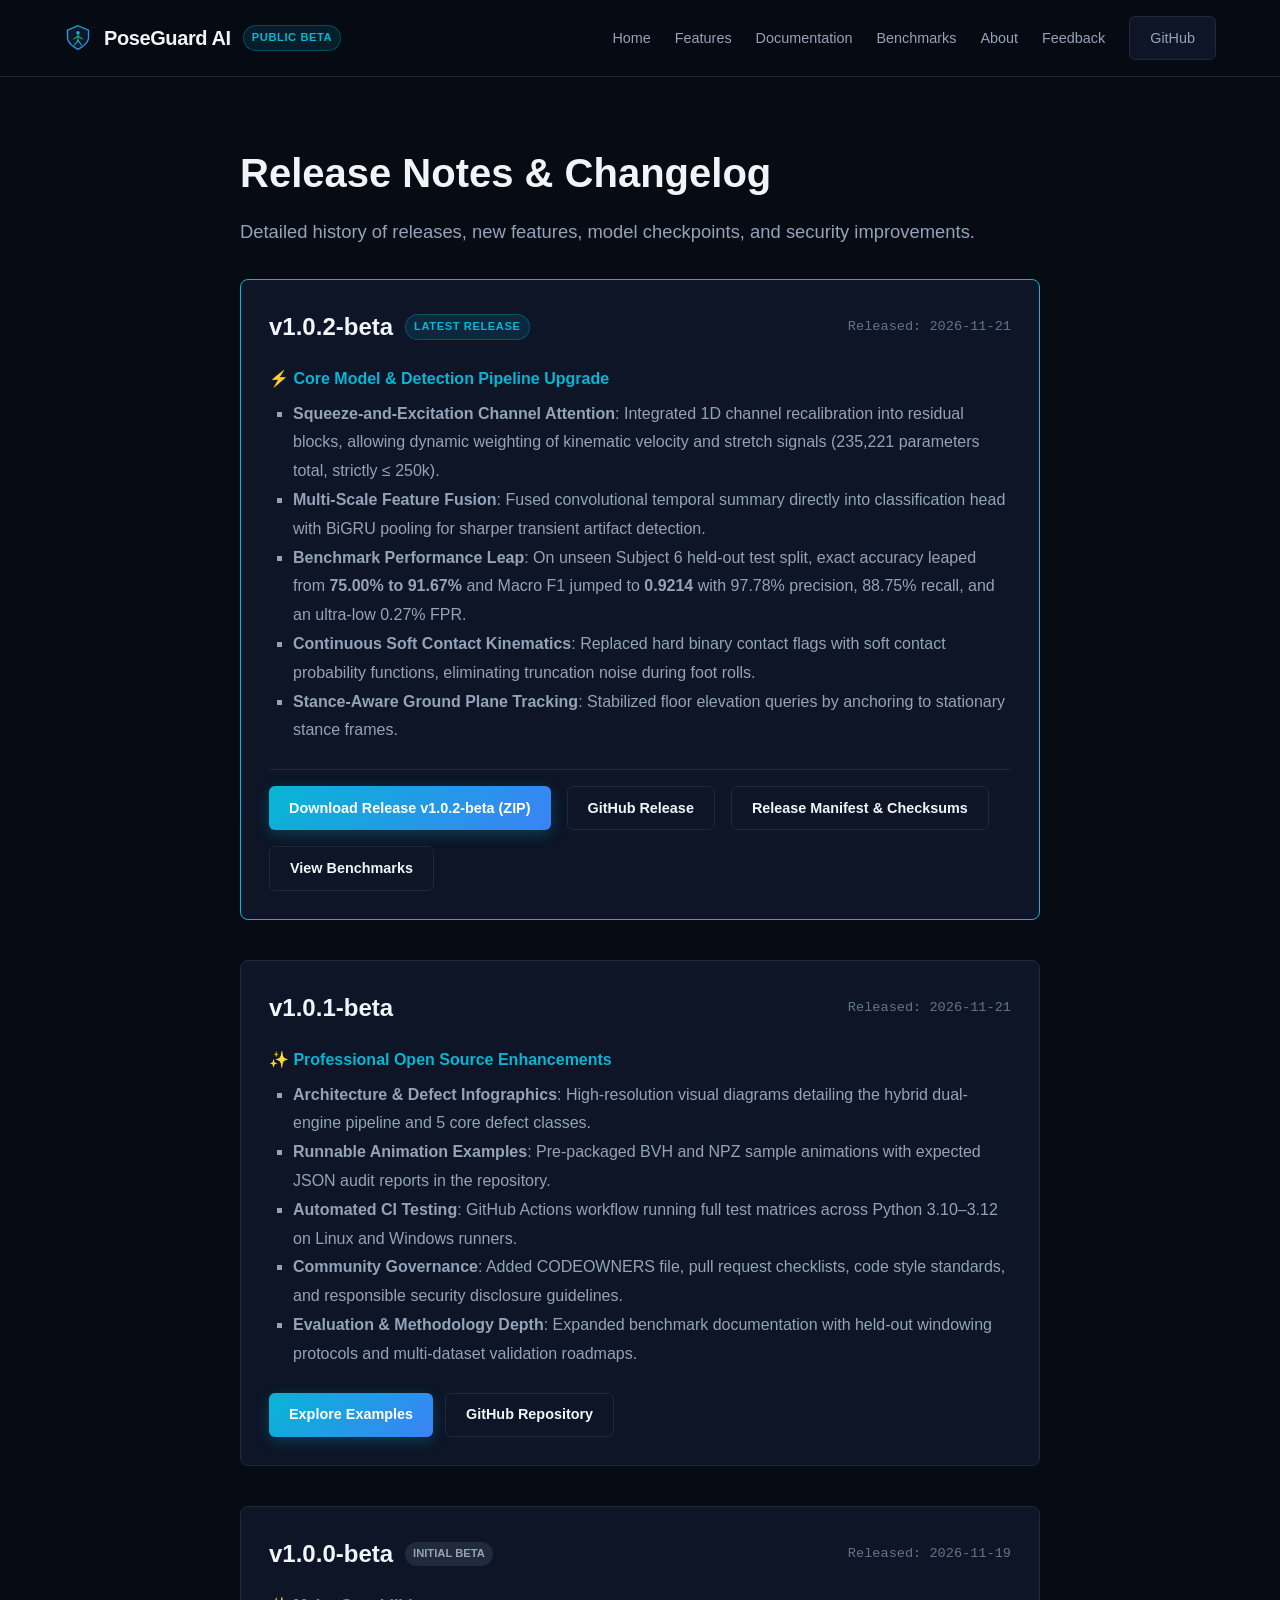
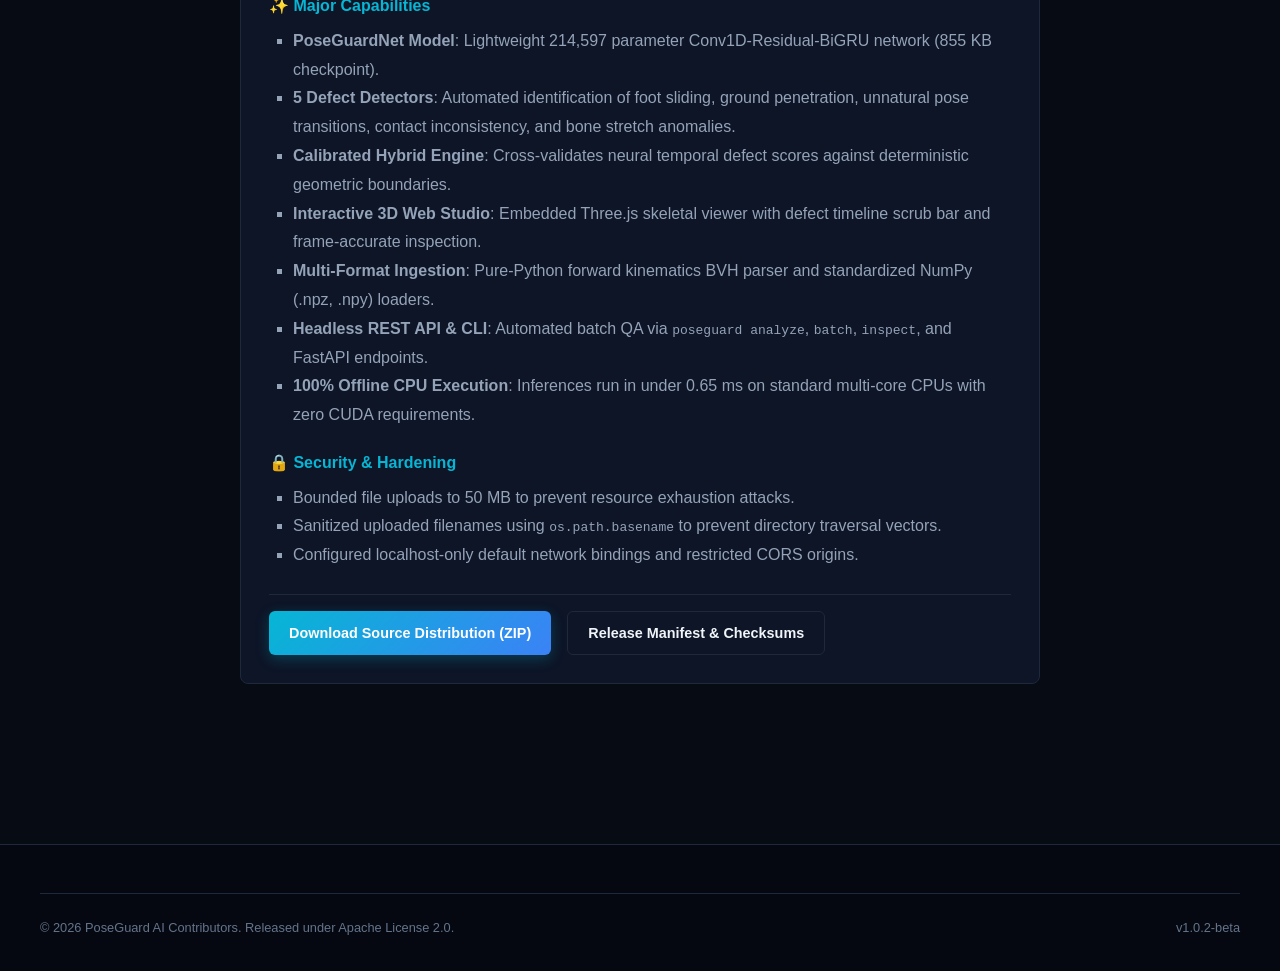
<file: website/changelog.html>
<!DOCTYPE html>
<html lang="en">

<head>
  <meta name="google-site-verification" content="SGokPX2GrobpJD7DfOw4PNA5FjAGcAkZ-196p22EQJU" />
  <meta charset="UTF-8">
  <meta name="viewport" content="width=device-width, initial-scale=1.0">
  <title>Changelog — PoseGuard AI</title>
  <meta name="description" content="Release notes, updates, and version history for PoseGuard AI.">
  <link rel="icon" type="image/svg+xml" href="favicon.svg">
  <link rel="stylesheet" href="css/style.css">
  <!-- Microsoft Clarity -->
  <script type="text/javascript">
    (function (c, l, a, r, i, t, y) {
      c[a] = c[a] || function () { (c[a].q = c[a].q || []).push(arguments) };
      t = l.createElement(r); t.async = 1; t.src = "https://www.clarity.ms/tag/" + i;
      y = l.getElementsByTagName(r)[0]; y.parentNode.insertBefore(t, y);
    })(window, document, "clarity", "script", "zgoiwccd34");
  </script>
</head>

<body>

  <header class="site-header">
    <div class="nav-container">
      <a href="index.html" class="brand">
        <img src="favicon.svg" alt="PoseGuard AI Logo">
        <span>PoseGuard AI</span>
        <span class="beta-badge">Public Beta</span>
      </a>
      <nav class="main-nav">
        <a href="index.html">Home</a>
        <a href="features.html">Features</a>
        <a href="docs.html">Documentation</a>
        <a href="benchmarks.html">Benchmarks</a>
        <a href="about.html">About</a>
        <a href="feedback.html">Feedback</a>
        <a href="https://github.com/A35-777/PoseGaurd-AI" class="btn btn-secondary" target="_blank"
          rel="noopener">GitHub</a>
      </nav>
    </div>
  </header>

  <main class="container">
    <div style="max-width: 800px; margin: 1rem auto 3rem;">
      <h1 style="font-size: 2.5rem; margin-bottom: 0.75rem;">Release Notes &amp; Changelog</h1>
      <p style="color: var(--text-muted); font-size: 1.15rem; line-height: 1.6; margin-bottom: 2rem;">
        Detailed history of releases, new features, model checkpoints, and security improvements.
      </p>

      <!-- v1.0.2-beta -->
      <div class="card" style="margin-bottom: 2.5rem; border-color: var(--cyan);">
        <div
          style="display: flex; justify-content: space-between; align-items: center; margin-bottom: 1rem; flex-wrap: wrap; gap: 0.5rem;">
          <div style="display: flex; align-items: center; gap: 0.75rem;">
            <h2 style="font-size: 1.5rem; color: var(--text-main);">v1.0.2-beta</h2>
            <span class="beta-badge">Latest Release</span>
          </div>
          <span style="color: var(--text-dim); font-size: 0.85rem; font-family: var(--font-mono);">Released:
            2026-11-21</span>
        </div>

        <h4 style="color: var(--cyan); margin-top: 1.25rem; margin-bottom: 0.5rem;">⚡ Core Model &amp; Detection
          Pipeline Upgrade</h4>
        <ul style="color: var(--text-muted); line-height: 1.8; list-style: square; padding-left: 1.5rem;">
          <li><strong>Squeeze-and-Excitation Channel Attention</strong>: Integrated 1D channel recalibration into
            residual blocks, allowing dynamic weighting of kinematic velocity and stretch signals (235,221 parameters
            total, strictly &le; 250k).</li>
          <li><strong>Multi-Scale Feature Fusion</strong>: Fused convolutional temporal summary directly into
            classification head with BiGRU pooling for sharper transient artifact detection.</li>
          <li><strong>Benchmark Performance Leap</strong>: On unseen Subject 6 held-out test split, exact accuracy
            leaped from <strong>75.00% to 91.67%</strong> and Macro F1 jumped to <strong>0.9214</strong> with 97.78%
            precision, 88.75% recall, and an ultra-low 0.27% FPR.</li>
          <li><strong>Continuous Soft Contact Kinematics</strong>: Replaced hard binary contact flags with soft contact
            probability functions, eliminating truncation noise during foot rolls.</li>
          <li><strong>Stance-Aware Ground Plane Tracking</strong>: Stabilized floor elevation queries by anchoring to
            stationary stance frames.</li>
        </ul>

        <div
          style="margin-top: 1.5rem; padding-top: 1rem; border-top: 1px solid var(--border); display: flex; gap: 1rem; flex-wrap: wrap;">
          <a href="https://github.com/A35-777/PoseGaurd-AI/archive/refs/tags/v1.0.2-beta.zip" class="btn btn-primary"
            target="_blank" rel="noopener">Download Release v1.0.2-beta (ZIP)</a>
          <a href="https://github.com/A35-777/PoseGaurd-AI/releases/tag/v1.0.2-beta" class="btn btn-secondary"
            target="_blank" rel="noopener">GitHub Release</a>
          <a href="https://github.com/A35-777/PoseGaurd-AI/blob/main/RELEASE_MANIFEST.json" class="btn btn-secondary"
            target="_blank" rel="noopener">Release Manifest &amp; Checksums</a>
          <a href="benchmarks.html" class="btn btn-secondary">View Benchmarks</a>
        </div>
      </div>

      <!-- v1.0.1-beta -->
      <div class="card" style="margin-bottom: 2.5rem;">
        <div
          style="display: flex; justify-content: space-between; align-items: center; margin-bottom: 1rem; flex-wrap: wrap; gap: 0.5rem;">
          <div style="display: flex; align-items: center; gap: 0.75rem;">
            <h2 style="font-size: 1.5rem; color: var(--text-main);">v1.0.1-beta</h2>
          </div>
          <span style="color: var(--text-dim); font-size: 0.85rem; font-family: var(--font-mono);">Released:
            2026-11-21</span>
        </div>

        <h4 style="color: var(--cyan); margin-top: 1.25rem; margin-bottom: 0.5rem;">✨ Professional Open Source
          Enhancements</h4>
        <ul style="color: var(--text-muted); line-height: 1.8; list-style: square; padding-left: 1.5rem;">
          <li><strong>Architecture &amp; Defect Infographics</strong>: High-resolution visual diagrams detailing the
            hybrid dual-engine pipeline and 5 core defect classes.</li>
          <li><strong>Runnable Animation Examples</strong>: Pre-packaged BVH and NPZ sample animations with expected
            JSON audit reports in the repository.</li>
          <li><strong>Automated CI Testing</strong>: GitHub Actions workflow running full test matrices across Python
            3.10–3.12 on Linux and Windows runners.</li>
          <li><strong>Community Governance</strong>: Added CODEOWNERS file, pull request checklists, code style
            standards, and responsible security disclosure guidelines.</li>
          <li><strong>Evaluation &amp; Methodology Depth</strong>: Expanded benchmark documentation with held-out
            windowing protocols and multi-dataset validation roadmaps.</li>
        </ul>

        <div style="margin-top: 1.5rem; display: flex; gap: 0.75rem; flex-wrap: wrap;">
          <a href="https://github.com/A35-777/PoseGaurd-AI/tree/main/examples" class="btn btn-primary" target="_blank"
            rel="noopener">Explore Examples</a>
          <a href="https://github.com/A35-777/PoseGaurd-AI" class="btn btn-secondary" target="_blank"
            rel="noopener">GitHub Repository</a>
        </div>
      </div>

      <!-- v1.0.0-beta -->
      <div class="card" style="margin-bottom: 2.5rem; border-color: var(--border);">
        <div
          style="display: flex; justify-content: space-between; align-items: center; margin-bottom: 1rem; flex-wrap: wrap; gap: 0.5rem;">
          <div style="display: flex; align-items: center; gap: 0.75rem;">
            <h2 style="font-size: 1.5rem; color: var(--text-main);">v1.0.0-beta</h2>
            <span
              style="background: rgba(148, 163, 184, 0.15); color: #94a3b8; font-size: 0.7rem; font-weight: 700; padding: 0.2rem 0.5rem; border-radius: 9999px; text-transform: uppercase;">Initial
              Beta</span>
          </div>
          <span style="color: var(--text-dim); font-size: 0.85rem; font-family: var(--font-mono);">Released:
            2026-11-19</span>
        </div>

        <h4 style="color: var(--cyan); margin-top: 1.25rem; margin-bottom: 0.5rem;">✨ Major Capabilities</h4>
        <ul style="color: var(--text-muted); line-height: 1.8; list-style: square; padding-left: 1.5rem;">
          <li><strong>PoseGuardNet Model</strong>: Lightweight 214,597 parameter Conv1D-Residual-BiGRU network (855 KB
            checkpoint).</li>
          <li><strong>5 Defect Detectors</strong>: Automated identification of foot sliding, ground penetration,
            unnatural pose transitions, contact inconsistency, and bone stretch anomalies.</li>
          <li><strong>Calibrated Hybrid Engine</strong>: Cross-validates neural temporal defect scores against
            deterministic geometric boundaries.</li>
          <li><strong>Interactive 3D Web Studio</strong>: Embedded Three.js skeletal viewer with defect timeline scrub
            bar and frame-accurate inspection.</li>
          <li><strong>Multi-Format Ingestion</strong>: Pure-Python forward kinematics BVH parser and standardized NumPy
            (.npz, .npy) loaders.</li>
          <li><strong>Headless REST API &amp; CLI</strong>: Automated batch QA via <code>poseguard analyze</code>,
            <code>batch</code>, <code>inspect</code>, and FastAPI endpoints.
          </li>
          <li><strong>100% Offline CPU Execution</strong>: Inferences run in under 0.65 ms on standard multi-core CPUs
            with zero CUDA requirements.</li>
        </ul>

        <h4 style="color: var(--cyan); margin-top: 1.25rem; margin-bottom: 0.5rem;">🔒 Security &amp; Hardening</h4>
        <ul style="color: var(--text-muted); line-height: 1.8; list-style: square; padding-left: 1.5rem;">
          <li>Bounded file uploads to 50 MB to prevent resource exhaustion attacks.</li>
          <li>Sanitized uploaded filenames using <code>os.path.basename</code> to prevent directory traversal vectors.
          </li>
          <li>Configured localhost-only default network bindings and restricted CORS origins.</li>
        </ul>

        <div
          style="margin-top: 1.5rem; padding-top: 1rem; border-top: 1px solid var(--border); display: flex; gap: 1rem; flex-wrap: wrap;">
          <a href="https://github.com/A35-777/PoseGaurd-AI/releases/tag/v1.0.0-beta" class="btn btn-primary"
            target="_blank" rel="noopener">Download Source Distribution (ZIP)</a>
          <a href="https://github.com/A35-777/PoseGaurd-AI/blob/main/RELEASE_MANIFEST.json" class="btn btn-secondary"
            target="_blank" rel="noopener">Release Manifest &amp; Checksums</a>
        </div>
      </div>
    </div>
  </main>

  <footer class="site-footer">
    <div class="footer-bottom" style="margin: 0 auto;">
      <div>&copy; 2026 PoseGuard AI Contributors. Released under Apache License 2.0.</div>
      <div>v1.0.2-beta</div>
    </div>
  </footer>

</body>

</html>
</file>
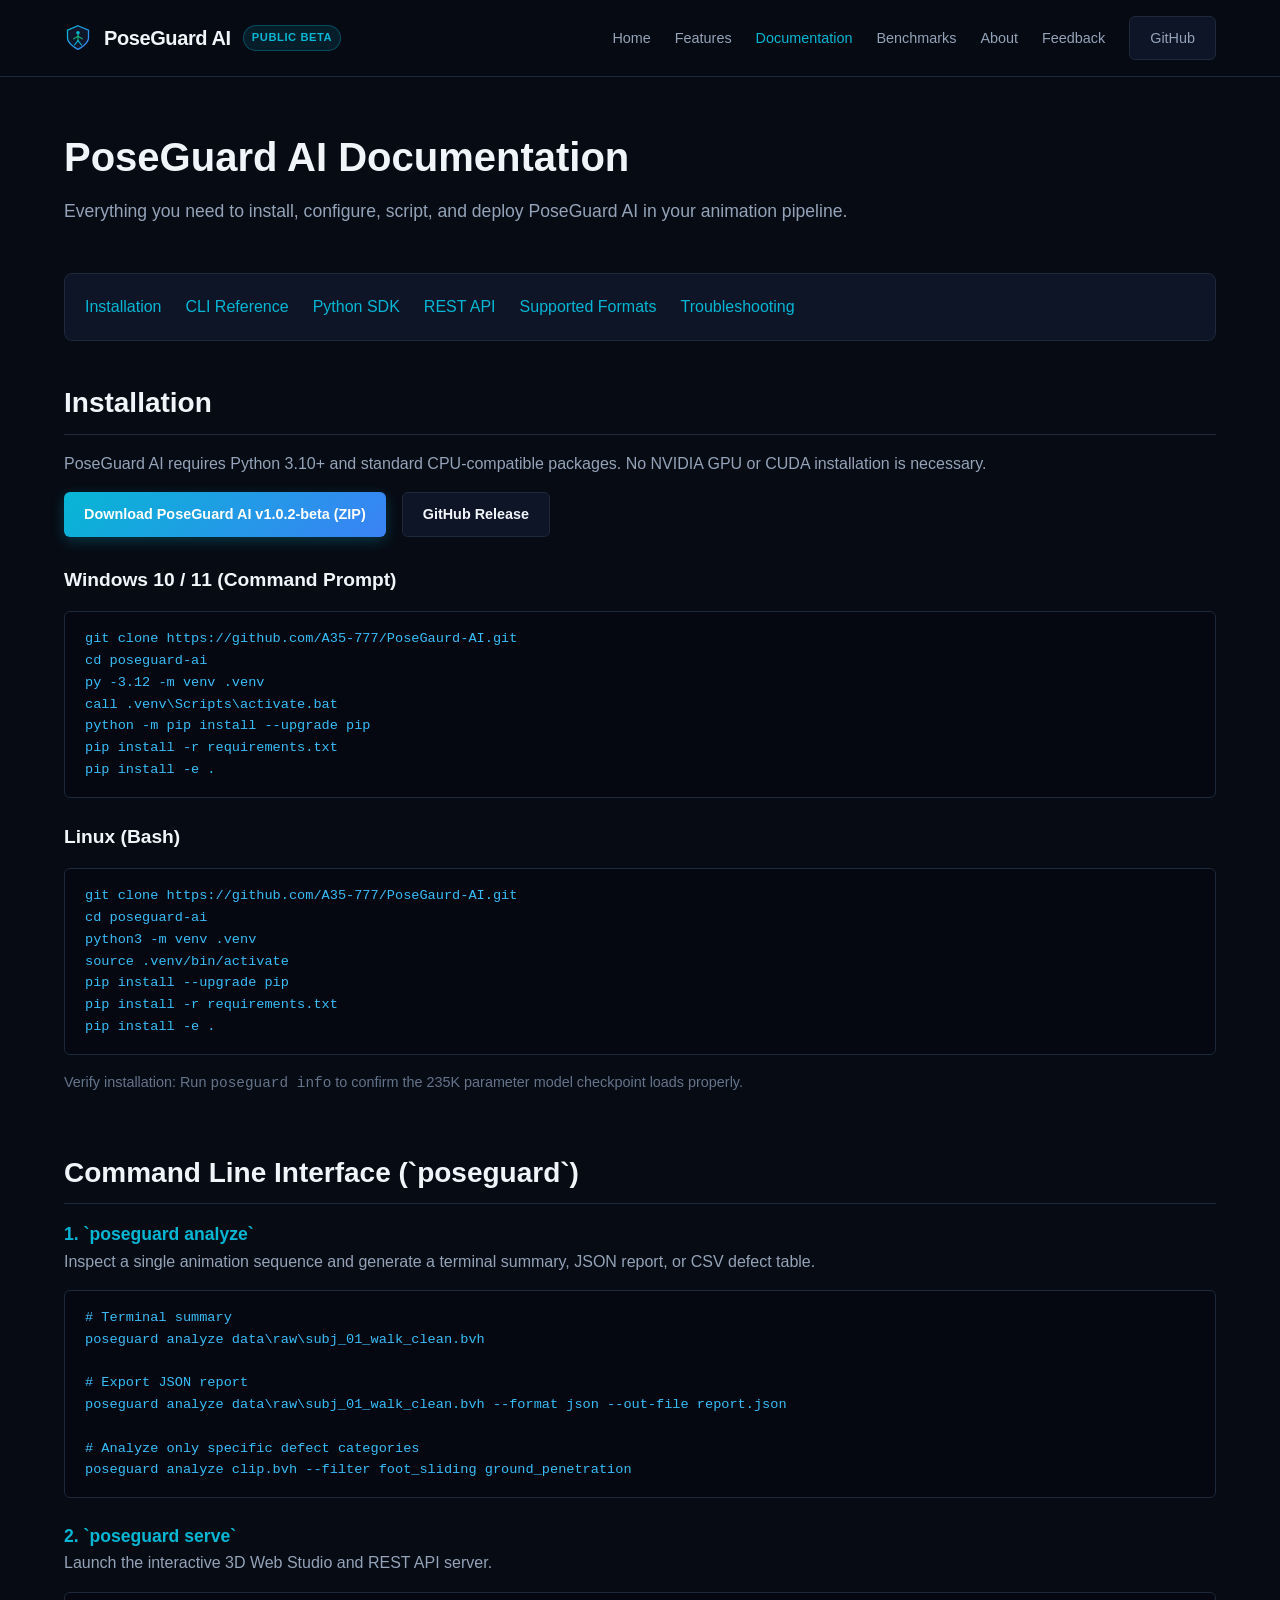
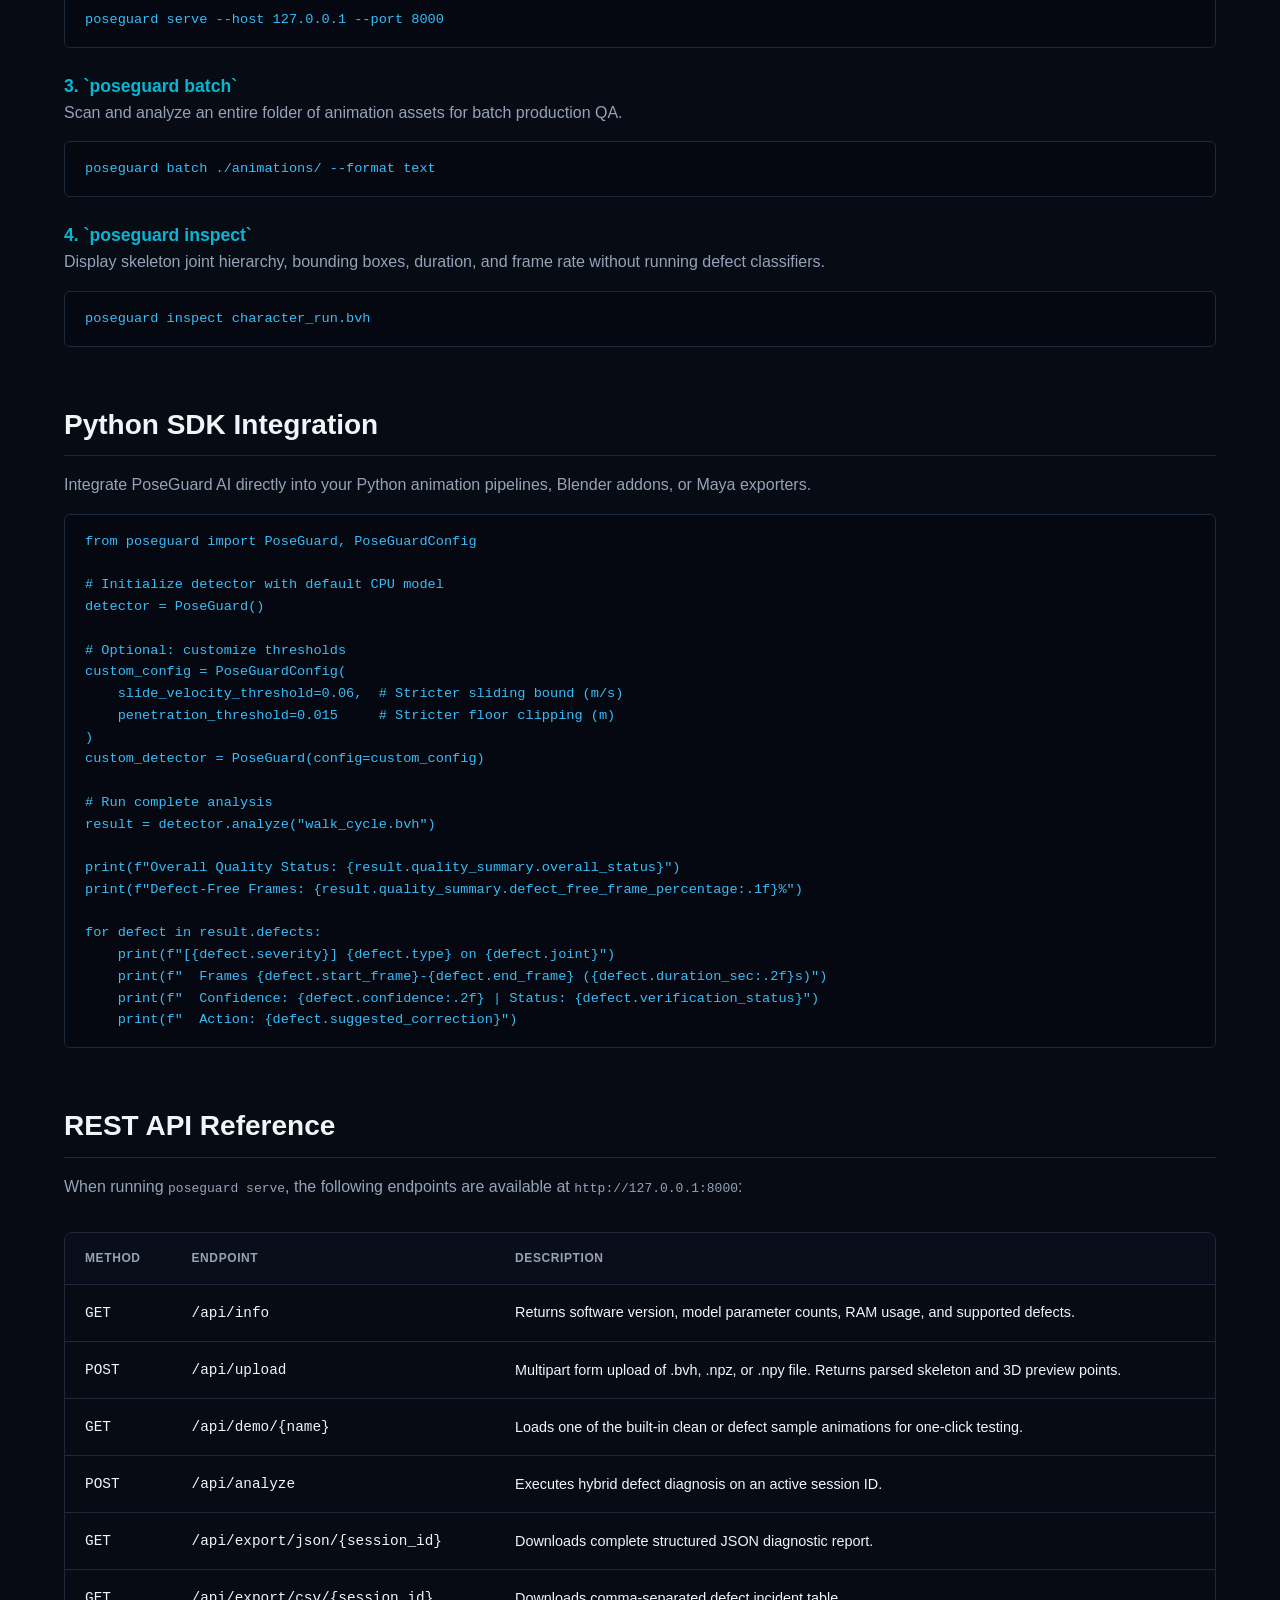
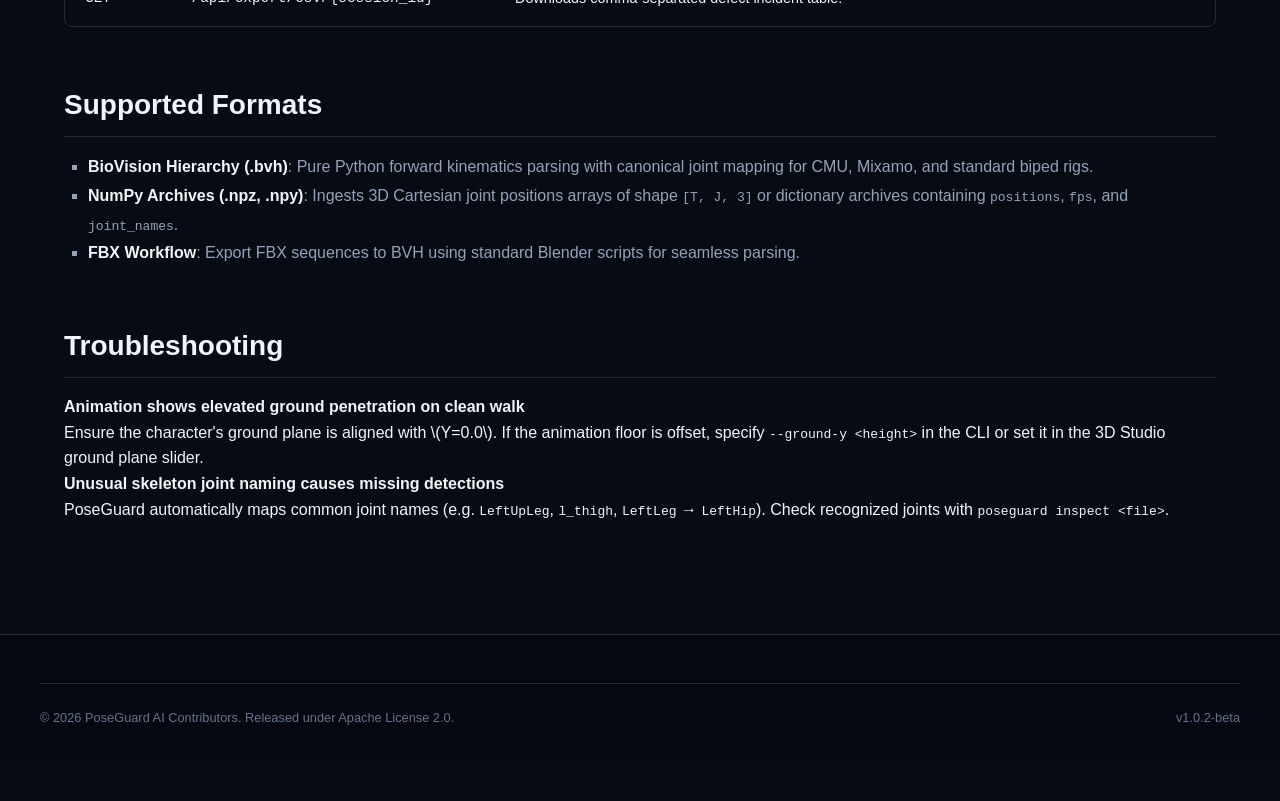
<file: website/docs.html>
<!DOCTYPE html>
<html lang="en">
<head>
  <meta name="google-site-verification" content="SGokPX2GrobpJD7DfOw4PNA5FjAGcAkZ-196p22EQJU" />
  <meta charset="UTF-8">
  <meta name="viewport" content="width=device-width, initial-scale=1.0">
  <title>Documentation — PoseGuard AI</title>
  <meta name="description" content="Official documentation for PoseGuard AI. Installation guides, CLI commands, Python SDK integration, and REST API schemas.">
  <link rel="icon" type="image/svg+xml" href="favicon.svg">
  <link rel="stylesheet" href="css/style.css">
  <!-- Microsoft Clarity -->
  <script type="text/javascript">
      (function(c,l,a,r,i,t,y){
          c[a]=c[a]||function(){(c[a].q=c[a].q||[]).push(arguments)};
          t=l.createElement(r);t.async=1;t.src="https://www.clarity.ms/tag/"+i;
          y=l.getElementsByTagName(r)[0];y.parentNode.insertBefore(t,y);
      })(window, document, "clarity", "script", "zgoiwccd34");
  </script>
</head>
<body>

  <header class="site-header">
    <div class="nav-container">
      <a href="index.html" class="brand">
        <img src="favicon.svg" alt="PoseGuard AI Logo">
        <span>PoseGuard AI</span>
        <span class="beta-badge">Public Beta</span>
      </a>
      <nav class="main-nav">
        <a href="index.html">Home</a>
        <a href="features.html">Features</a>
        <a href="docs.html" class="active">Documentation</a>
        <a href="benchmarks.html">Benchmarks</a>
        <a href="about.html">About</a>
        <a href="feedback.html">Feedback</a>
        <a href="https://github.com/A35-777/PoseGaurd-AI" class="btn btn-secondary" target="_blank" rel="noopener">GitHub</a>
      </nav>
    </div>
  </header>

  <main class="container">
    <div style="margin-bottom: 3rem;">
      <h1 style="font-size: 2.5rem; margin-bottom: 0.5rem;">PoseGuard AI Documentation</h1>
      <p style="color: var(--text-muted); font-size: 1.1rem;">
        Everything you need to install, configure, script, and deploy PoseGuard AI in your animation pipeline.
      </p>
    </div>

    <!-- Quick Navigation -->
    <div style="background: var(--bg-card); border: 1px solid var(--border); padding: 1.25rem; border-radius: 8px; margin-bottom: 2.5rem; display: flex; gap: 1.5rem; flex-wrap: wrap;">
      <a href="#installation" style="color: var(--cyan); text-decoration: none; font-weight: 500;">Installation</a>
      <a href="#cli" style="color: var(--cyan); text-decoration: none; font-weight: 500;">CLI Reference</a>
      <a href="#sdk" style="color: var(--cyan); text-decoration: none; font-weight: 500;">Python SDK</a>
      <a href="#api" style="color: var(--cyan); text-decoration: none; font-weight: 500;">REST API</a>
      <a href="#formats" style="color: var(--cyan); text-decoration: none; font-weight: 500;">Supported Formats</a>
      <a href="#troubleshooting" style="color: var(--cyan); text-decoration: none; font-weight: 500;">Troubleshooting</a>
    </div>

    <!-- Installation -->
    <section id="installation" style="margin-bottom: 3.5rem;">
      <h2 style="font-size: 1.75rem; margin-bottom: 1rem; border-bottom: 1px solid var(--border); padding-bottom: 0.5rem;">Installation</h2>
      <p style="color: var(--text-muted); margin-bottom: 1rem;">
        PoseGuard AI requires Python 3.10+ and standard CPU-compatible packages. No NVIDIA GPU or CUDA installation is necessary.
      </p>

      <div style="margin-bottom: 1.75rem; display: flex; gap: 1rem; flex-wrap: wrap;">
        <a href="https://github.com/A35-777/PoseGaurd-AI/archive/refs/tags/v1.0.2-beta.zip" class="btn btn-primary" target="_blank" rel="noopener">Download PoseGuard AI v1.0.2-beta (ZIP)</a>
        <a href="https://github.com/A35-777/PoseGaurd-AI/releases/tag/v1.0.2-beta" class="btn btn-secondary" target="_blank" rel="noopener">GitHub Release</a>
      </div>

      <h3 style="font-size: 1.2rem; margin-top: 1.5rem; margin-bottom: 0.5rem;">Windows 10 / 11 (Command Prompt)</h3>
      <pre class="code-box"><code>git clone https://github.com/A35-777/PoseGaurd-AI.git
cd poseguard-ai
py -3.12 -m venv .venv
call .venv\Scripts\activate.bat
python -m pip install --upgrade pip
pip install -r requirements.txt
pip install -e .</code></pre>

      <h3 style="font-size: 1.2rem; margin-top: 1.5rem; margin-bottom: 0.5rem;">Linux (Bash)</h3>
      <pre class="code-box"><code>git clone https://github.com/A35-777/PoseGaurd-AI.git
cd poseguard-ai
python3 -m venv .venv
source .venv/bin/activate
pip install --upgrade pip
pip install -r requirements.txt
pip install -e .</code></pre>

      <p style="color: var(--text-dim); font-size: 0.9rem;">
        Verify installation: Run <code>poseguard info</code> to confirm the 235K parameter model checkpoint loads properly.
      </p>
    </section>

    <!-- CLI Reference -->
    <section id="cli" style="margin-bottom: 3.5rem;">
      <h2 style="font-size: 1.75rem; margin-bottom: 1rem; border-bottom: 1px solid var(--border); padding-bottom: 0.5rem;">Command Line Interface (`poseguard`)</h2>
      
      <h3 style="font-size: 1.1rem; margin-top: 1rem; color: var(--cyan);">1. `poseguard analyze`</h3>
      <p style="color: var(--text-muted); margin-bottom: 0.5rem;">Inspect a single animation sequence and generate a terminal summary, JSON report, or CSV defect table.</p>
      <pre class="code-box"><code># Terminal summary
poseguard analyze data\raw\subj_01_walk_clean.bvh

# Export JSON report
poseguard analyze data\raw\subj_01_walk_clean.bvh --format json --out-file report.json

# Analyze only specific defect categories
poseguard analyze clip.bvh --filter foot_sliding ground_penetration</code></pre>

      <h3 style="font-size: 1.1rem; margin-top: 1.5rem; color: var(--cyan);">2. `poseguard serve`</h3>
      <p style="color: var(--text-muted); margin-bottom: 0.5rem;">Launch the interactive 3D Web Studio and REST API server.</p>
      <pre class="code-box"><code>poseguard serve --host 127.0.0.1 --port 8000</code></pre>

      <h3 style="font-size: 1.1rem; margin-top: 1.5rem; color: var(--cyan);">3. `poseguard batch`</h3>
      <p style="color: var(--text-muted); margin-bottom: 0.5rem;">Scan and analyze an entire folder of animation assets for batch production QA.</p>
      <pre class="code-box"><code>poseguard batch ./animations/ --format text</code></pre>

      <h3 style="font-size: 1.1rem; margin-top: 1.5rem; color: var(--cyan);">4. `poseguard inspect`</h3>
      <p style="color: var(--text-muted); margin-bottom: 0.5rem;">Display skeleton joint hierarchy, bounding boxes, duration, and frame rate without running defect classifiers.</p>
      <pre class="code-box"><code>poseguard inspect character_run.bvh</code></pre>
    </section>

    <!-- Python SDK -->
    <section id="sdk" style="margin-bottom: 3.5rem;">
      <h2 style="font-size: 1.75rem; margin-bottom: 1rem; border-bottom: 1px solid var(--border); padding-bottom: 0.5rem;">Python SDK Integration</h2>
      <p style="color: var(--text-muted); margin-bottom: 1rem;">
        Integrate PoseGuard AI directly into your Python animation pipelines, Blender addons, or Maya exporters.
      </p>

      <pre class="code-box"><code>from poseguard import PoseGuard, PoseGuardConfig

# Initialize detector with default CPU model
detector = PoseGuard()

# Optional: customize thresholds
custom_config = PoseGuardConfig(
    slide_velocity_threshold=0.06,  # Stricter sliding bound (m/s)
    penetration_threshold=0.015     # Stricter floor clipping (m)
)
custom_detector = PoseGuard(config=custom_config)

# Run complete analysis
result = detector.analyze("walk_cycle.bvh")

print(f"Overall Quality Status: {result.quality_summary.overall_status}")
print(f"Defect-Free Frames: {result.quality_summary.defect_free_frame_percentage:.1f}%")

for defect in result.defects:
    print(f"[{defect.severity}] {defect.type} on {defect.joint}")
    print(f"  Frames {defect.start_frame}-{defect.end_frame} ({defect.duration_sec:.2f}s)")
    print(f"  Confidence: {defect.confidence:.2f} | Status: {defect.verification_status}")
    print(f"  Action: {defect.suggested_correction}")</code></pre>
    </section>

    <!-- REST API -->
    <section id="api" style="margin-bottom: 3.5rem;">
      <h2 style="font-size: 1.75rem; margin-bottom: 1rem; border-bottom: 1px solid var(--border); padding-bottom: 0.5rem;">REST API Reference</h2>
      <p style="color: var(--text-muted); margin-bottom: 1rem;">
        When running <code>poseguard serve</code>, the following endpoints are available at <code>http://127.0.0.1:8000</code>:
      </p>

      <div class="table-wrapper">
        <table>
          <thead>
            <tr>
              <th>Method</th>
              <th>Endpoint</th>
              <th>Description</th>
            </tr>
          </thead>
          <tbody>
            <tr>
              <td><code>GET</code></td>
              <td><code>/api/info</code></td>
              <td>Returns software version, model parameter counts, RAM usage, and supported defects.</td>
            </tr>
            <tr>
              <td><code>POST</code></td>
              <td><code>/api/upload</code></td>
              <td>Multipart form upload of .bvh, .npz, or .npy file. Returns parsed skeleton and 3D preview points.</td>
            </tr>
            <tr>
              <td><code>GET</code></td>
              <td><code>/api/demo/{name}</code></td>
              <td>Loads one of the built-in clean or defect sample animations for one-click testing.</td>
            </tr>
            <tr>
              <td><code>POST</code></td>
              <td><code>/api/analyze</code></td>
              <td>Executes hybrid defect diagnosis on an active session ID.</td>
            </tr>
            <tr>
              <td><code>GET</code></td>
              <td><code>/api/export/json/{session_id}</code></td>
              <td>Downloads complete structured JSON diagnostic report.</td>
            </tr>
            <tr>
              <td><code>GET</code></td>
              <td><code>/api/export/csv/{session_id}</code></td>
              <td>Downloads comma-separated defect incident table.</td>
            </tr>
          </tbody>
        </table>
      </div>
    </section>

    <!-- Supported Formats -->
    <section id="formats" style="margin-bottom: 3.5rem;">
      <h2 style="font-size: 1.75rem; margin-bottom: 1rem; border-bottom: 1px solid var(--border); padding-bottom: 0.5rem;">Supported Formats</h2>
      <ul style="color: var(--text-muted); line-height: 1.8; list-style: square; padding-left: 1.5rem;">
        <li><strong style="color: var(--text-main);">BioVision Hierarchy (.bvh)</strong>: Pure Python forward kinematics parsing with canonical joint mapping for CMU, Mixamo, and standard biped rigs.</li>
        <li><strong style="color: var(--text-main);">NumPy Archives (.npz, .npy)</strong>: Ingests 3D Cartesian joint positions arrays of shape <code>[T, J, 3]</code> or dictionary archives containing <code>positions</code>, <code>fps</code>, and <code>joint_names</code>.</li>
        <li><strong style="color: var(--text-main);">FBX Workflow</strong>: Export FBX sequences to BVH using standard Blender scripts for seamless parsing.</li>
      </ul>
    </section>

    <!-- Troubleshooting -->
    <section id="troubleshooting">
      <h2 style="font-size: 1.75rem; margin-bottom: 1rem; border-bottom: 1px solid var(--border); padding-bottom: 0.5rem;">Troubleshooting</h2>
      <div class="faq-item">
        <h4>Animation shows elevated ground penetration on clean walk</h4>
        <p>Ensure the character's ground plane is aligned with \(Y=0.0\). If the animation floor is offset, specify <code>--ground-y &lt;height&gt;</code> in the CLI or set it in the 3D Studio ground plane slider.</p>
      </div>
      <div class="faq-item">
        <h4>Unusual skeleton joint naming causes missing detections</h4>
        <p>PoseGuard automatically maps common joint names (e.g. <code>LeftUpLeg</code>, <code>l_thigh</code>, <code>LeftLeg</code> &rarr; <code>LeftHip</code>). Check recognized joints with <code>poseguard inspect &lt;file&gt;</code>.</p>
      </div>
    </section>
  </main>

  <footer class="site-footer">
    <div class="footer-bottom" style="margin: 0 auto;">
      <div>&copy; 2026 PoseGuard AI Contributors. Released under Apache License 2.0.</div>
      <div>v1.0.2-beta</div>
    </div>
  </footer>

</body>
</html>
</file>
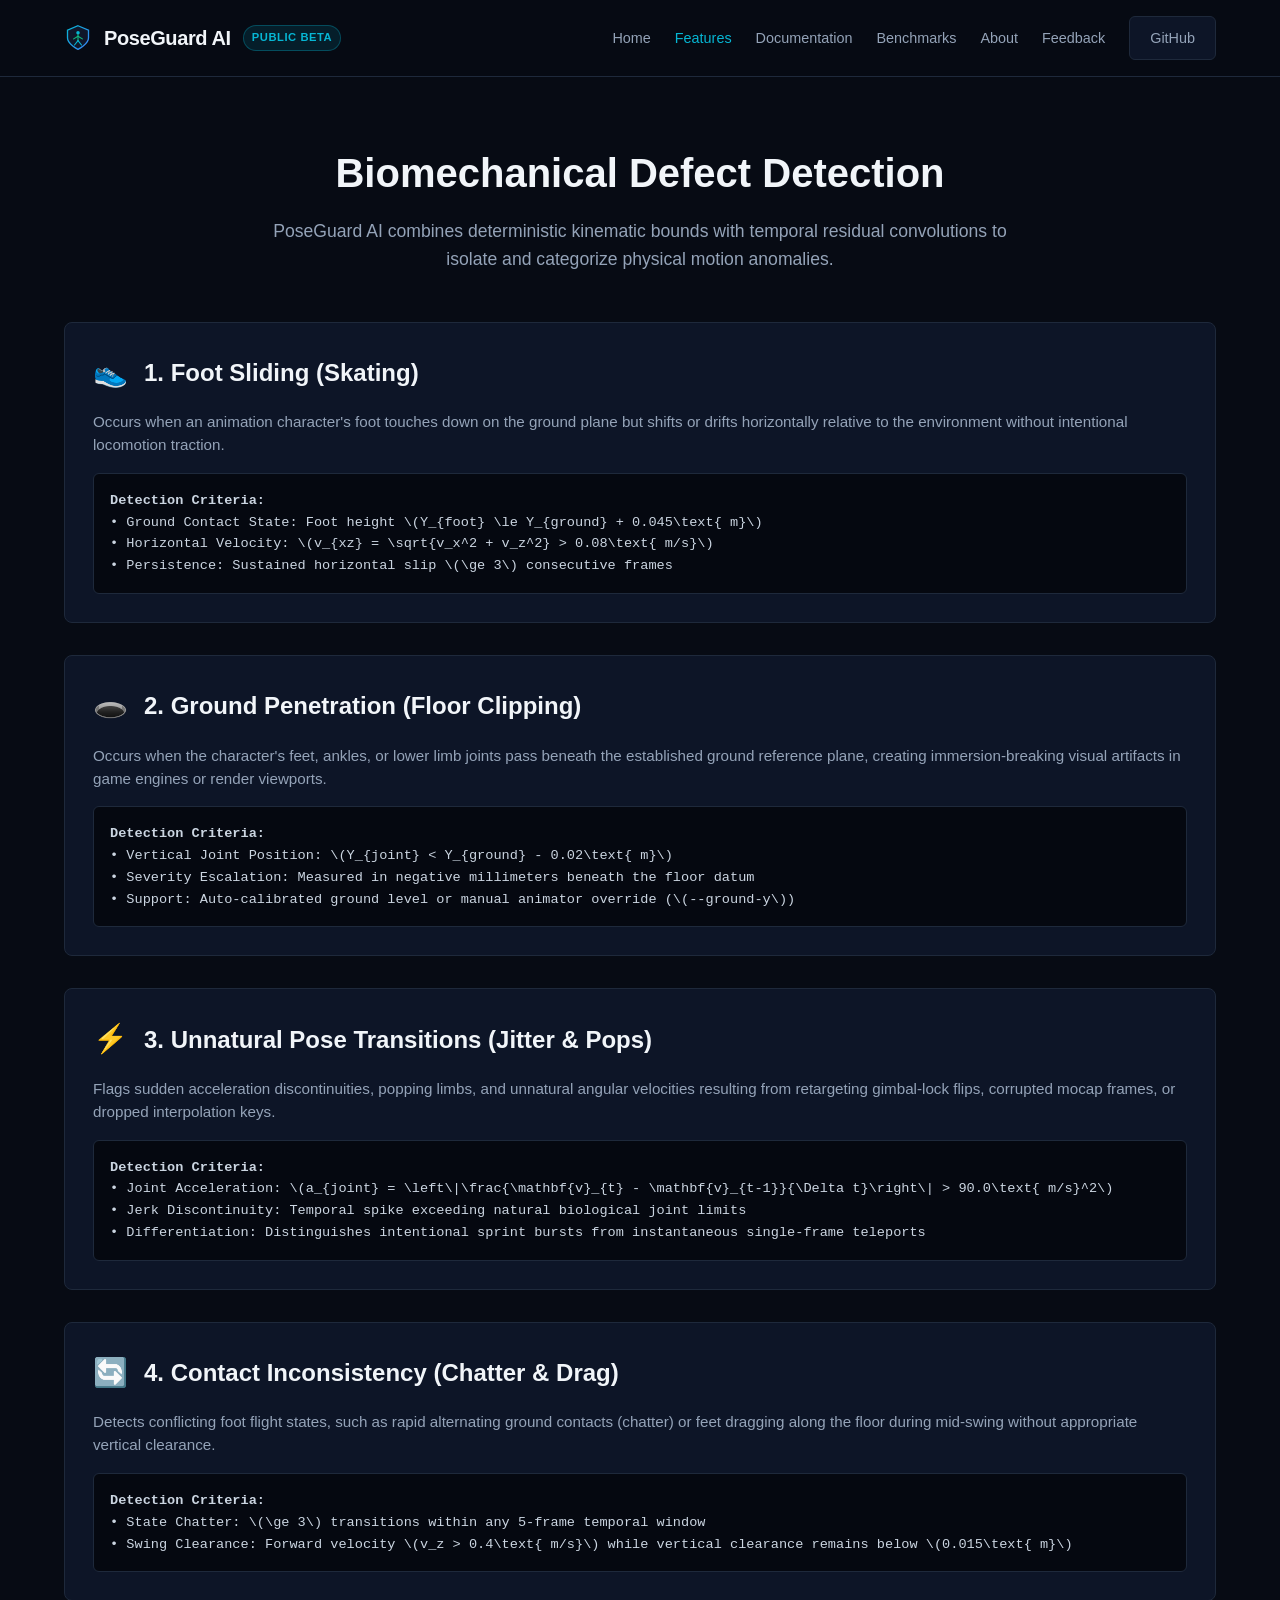
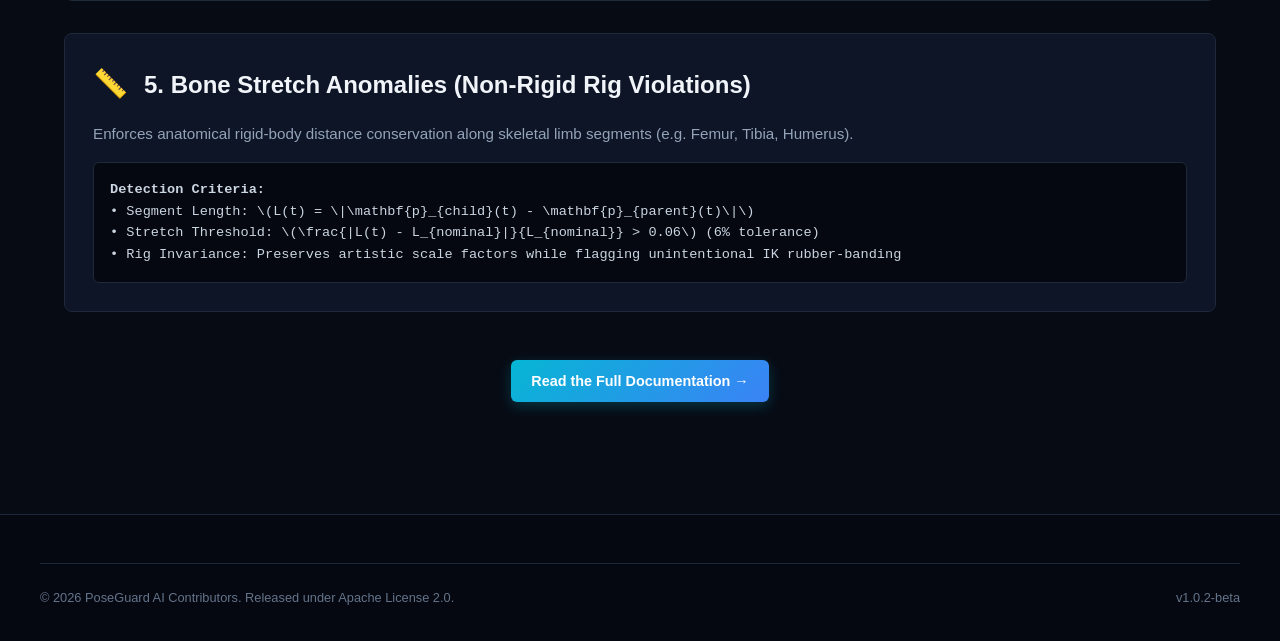
<file: website/features.html>
<!DOCTYPE html>
<html lang="en">
<head>
  <meta name="google-site-verification" content="SGokPX2GrobpJD7DfOw4PNA5FjAGcAkZ-196p22EQJU" />
  <meta charset="UTF-8">
  <meta name="viewport" content="width=device-width, initial-scale=1.0">
  <title>Features — PoseGuard AI Motion Defect Detection</title>
  <meta name="description" content="In-depth breakdown of the 5 core motion defect categories identified by PoseGuard AI: foot sliding, ground penetration, unnatural pose transitions, and more.">
  <link rel="icon" type="image/svg+xml" href="favicon.svg">
  <link rel="stylesheet" href="css/style.css">
  <!-- Microsoft Clarity -->
  <script type="text/javascript">
      (function(c,l,a,r,i,t,y){
          c[a]=c[a]||function(){(c[a].q=c[a].q||[]).push(arguments)};
          t=l.createElement(r);t.async=1;t.src="https://www.clarity.ms/tag/"+i;
          y=l.getElementsByTagName(r)[0];y.parentNode.insertBefore(t,y);
      })(window, document, "clarity", "script", "zgoiwccd34");
  </script>
</head>
<body>

  <header class="site-header">
    <div class="nav-container">
      <a href="index.html" class="brand">
        <img src="favicon.svg" alt="PoseGuard AI Logo">
        <span>PoseGuard AI</span>
        <span class="beta-badge">Public Beta</span>
      </a>
      <nav class="main-nav">
        <a href="index.html">Home</a>
        <a href="features.html" class="active">Features</a>
        <a href="docs.html">Documentation</a>
        <a href="benchmarks.html">Benchmarks</a>
        <a href="about.html">About</a>
        <a href="feedback.html">Feedback</a>
        <a href="https://github.com/A35-777/PoseGaurd-AI" class="btn btn-secondary" target="_blank" rel="noopener">GitHub</a>
      </nav>
    </div>
  </header>

  <main class="container">
    <div style="text-align: center; max-width: 760px; margin: 1rem auto 3rem;">
      <h1 style="font-size: 2.5rem; margin-bottom: 0.75rem;">Biomechanical Defect Detection</h1>
      <p style="color: var(--text-muted); font-size: 1.1rem;">
        PoseGuard AI combines deterministic kinematic bounds with temporal residual convolutions to isolate and categorize physical motion anomalies.
      </p>
    </div>

    <!-- Defect 1 -->
    <div class="card" style="margin-bottom: 2rem;">
      <div style="display: flex; align-items: center; gap: 1rem; margin-bottom: 1rem;">
        <span class="card-icon" style="margin: 0;">👟</span>
        <h2 style="font-size: 1.5rem;">1. Foot Sliding (Skating)</h2>
      </div>
      <p style="color: var(--text-muted); margin-bottom: 1rem;">
        Occurs when an animation character's foot touches down on the ground plane but shifts or drifts horizontally relative to the environment without intentional locomotion traction.
      </p>
      <div style="background: var(--bg-code); padding: 1rem; border-radius: 6px; font-family: var(--font-mono); font-size: 0.85rem; color: #cbd5e1; border: 1px solid var(--border);">
        <strong>Detection Criteria:</strong><br>
        • Ground Contact State: Foot height \(Y_{foot} \le Y_{ground} + 0.045\text{ m}\)<br>
        • Horizontal Velocity: \(v_{xz} = \sqrt{v_x^2 + v_z^2} > 0.08\text{ m/s}\)<br>
        • Persistence: Sustained horizontal slip \(\ge 3\) consecutive frames
      </div>
    </div>

    <!-- Defect 2 -->
    <div class="card" style="margin-bottom: 2rem;">
      <div style="display: flex; align-items: center; gap: 1rem; margin-bottom: 1rem;">
        <span class="card-icon" style="margin: 0;">🕳️</span>
        <h2 style="font-size: 1.5rem;">2. Ground Penetration (Floor Clipping)</h2>
      </div>
      <p style="color: var(--text-muted); margin-bottom: 1rem;">
        Occurs when the character's feet, ankles, or lower limb joints pass beneath the established ground reference plane, creating immersion-breaking visual artifacts in game engines or render viewports.
      </p>
      <div style="background: var(--bg-code); padding: 1rem; border-radius: 6px; font-family: var(--font-mono); font-size: 0.85rem; color: #cbd5e1; border: 1px solid var(--border);">
        <strong>Detection Criteria:</strong><br>
        • Vertical Joint Position: \(Y_{joint} < Y_{ground} - 0.02\text{ m}\)<br>
        • Severity Escalation: Measured in negative millimeters beneath the floor datum<br>
        • Support: Auto-calibrated ground level or manual animator override (\(--ground-y\))
      </div>
    </div>

    <!-- Defect 3 -->
    <div class="card" style="margin-bottom: 2rem;">
      <div style="display: flex; align-items: center; gap: 1rem; margin-bottom: 1rem;">
        <span class="card-icon" style="margin: 0;">⚡</span>
        <h2 style="font-size: 1.5rem;">3. Unnatural Pose Transitions (Jitter &amp; Pops)</h2>
      </div>
      <p style="color: var(--text-muted); margin-bottom: 1rem;">
        Flags sudden acceleration discontinuities, popping limbs, and unnatural angular velocities resulting from retargeting gimbal-lock flips, corrupted mocap frames, or dropped interpolation keys.
      </p>
      <div style="background: var(--bg-code); padding: 1rem; border-radius: 6px; font-family: var(--font-mono); font-size: 0.85rem; color: #cbd5e1; border: 1px solid var(--border);">
        <strong>Detection Criteria:</strong><br>
        • Joint Acceleration: \(a_{joint} = \left\|\frac{\mathbf{v}_{t} - \mathbf{v}_{t-1}}{\Delta t}\right\| > 90.0\text{ m/s}^2\)<br>
        • Jerk Discontinuity: Temporal spike exceeding natural biological joint limits<br>
        • Differentiation: Distinguishes intentional sprint bursts from instantaneous single-frame teleports
      </div>
    </div>

    <!-- Defect 4 -->
    <div class="card" style="margin-bottom: 2rem;">
      <div style="display: flex; align-items: center; gap: 1rem; margin-bottom: 1rem;">
        <span class="card-icon" style="margin: 0;">🔄</span>
        <h2 style="font-size: 1.5rem;">4. Contact Inconsistency (Chatter &amp; Drag)</h2>
      </div>
      <p style="color: var(--text-muted); margin-bottom: 1rem;">
        Detects conflicting foot flight states, such as rapid alternating ground contacts (chatter) or feet dragging along the floor during mid-swing without appropriate vertical clearance.
      </p>
      <div style="background: var(--bg-code); padding: 1rem; border-radius: 6px; font-family: var(--font-mono); font-size: 0.85rem; color: #cbd5e1; border: 1px solid var(--border);">
        <strong>Detection Criteria:</strong><br>
        • State Chatter: \(\ge 3\) transitions within any 5-frame temporal window<br>
        • Swing Clearance: Forward velocity \(v_z > 0.4\text{ m/s}\) while vertical clearance remains below \(0.015\text{ m}\)
      </div>
    </div>

    <!-- Defect 5 -->
    <div class="card" style="margin-bottom: 2rem;">
      <div style="display: flex; align-items: center; gap: 1rem; margin-bottom: 1rem;">
        <span class="card-icon" style="margin: 0;">📏</span>
        <h2 style="font-size: 1.5rem;">5. Bone Stretch Anomalies (Non-Rigid Rig Violations)</h2>
      </div>
      <p style="color: var(--text-muted); margin-bottom: 1rem;">
        Enforces anatomical rigid-body distance conservation along skeletal limb segments (e.g. Femur, Tibia, Humerus).
      </p>
      <div style="background: var(--bg-code); padding: 1rem; border-radius: 6px; font-family: var(--font-mono); font-size: 0.85rem; color: #cbd5e1; border: 1px solid var(--border);">
        <strong>Detection Criteria:</strong><br>
        • Segment Length: \(L(t) = \|\mathbf{p}_{child}(t) - \mathbf{p}_{parent}(t)\|\)<br>
        • Stretch Threshold: \(\frac{|L(t) - L_{nominal}|}{L_{nominal}} > 0.06\) (6% tolerance)<br>
        • Rig Invariance: Preserves artistic scale factors while flagging unintentional IK rubber-banding
      </div>
    </div>

    <!-- 3D Studio & Tooling -->
    <div style="text-align: center; margin-top: 3rem;">
      <a href="docs.html" class="btn btn-primary">Read the Full Documentation &rarr;</a>
    </div>
  </main>

  <footer class="site-footer">
    <div class="footer-bottom" style="margin: 0 auto;">
      <div>&copy; 2026 PoseGuard AI Contributors. Released under Apache License 2.0.</div>
      <div>v1.0.2-beta</div>
    </div>
  </footer>

</body>
</html>
</file>
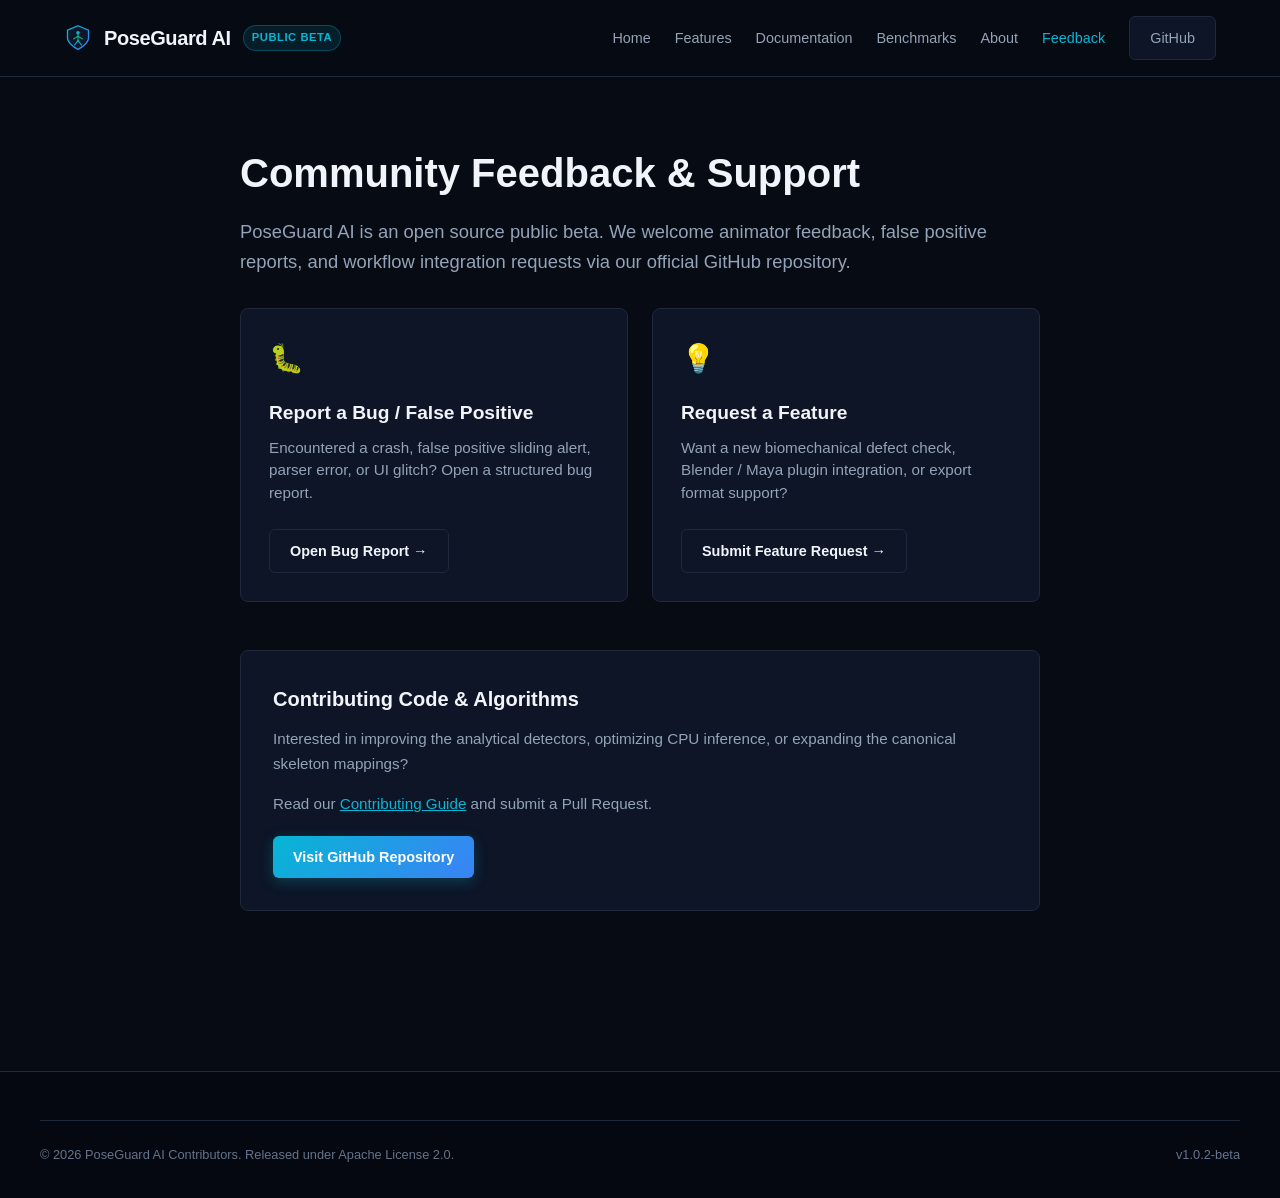
<file: website/feedback.html>
<!DOCTYPE html>
<html lang="en">
<head>
  <meta name="google-site-verification" content="SGokPX2GrobpJD7DfOw4PNA5FjAGcAkZ-196p22EQJU" />
  <meta charset="UTF-8">
  <meta name="viewport" content="width=device-width, initial-scale=1.0">
  <title>Community Feedback &amp; Issues — PoseGuard AI</title>
  <meta name="description" content="Submit bug reports, feature requests, and feedback for PoseGuard AI via GitHub Issues.">
  <link rel="icon" type="image/svg+xml" href="favicon.svg">
  <link rel="stylesheet" href="css/style.css">
  <!-- Microsoft Clarity -->
  <script type="text/javascript">
      (function(c,l,a,r,i,t,y){
          c[a]=c[a]||function(){(c[a].q=c[a].q||[]).push(arguments)};
          t=l.createElement(r);t.async=1;t.src="https://www.clarity.ms/tag/"+i;
          y=l.getElementsByTagName(r)[0];y.parentNode.insertBefore(t,y);
      })(window, document, "clarity", "script", "zgoiwccd34");
  </script>
</head>
<body>

  <header class="site-header">
    <div class="nav-container">
      <a href="index.html" class="brand">
        <img src="favicon.svg" alt="PoseGuard AI Logo">
        <span>PoseGuard AI</span>
        <span class="beta-badge">Public Beta</span>
      </a>
      <nav class="main-nav">
        <a href="index.html">Home</a>
        <a href="features.html">Features</a>
        <a href="docs.html">Documentation</a>
        <a href="benchmarks.html">Benchmarks</a>
        <a href="about.html">About</a>
        <a href="feedback.html" class="active">Feedback</a>
        <a href="https://github.com/A35-777/PoseGaurd-AI" class="btn btn-secondary" target="_blank" rel="noopener">GitHub</a>
      </nav>
    </div>
  </header>

  <main class="container">
    <div style="max-width: 800px; margin: 1rem auto 3rem;">
      <h1 style="font-size: 2.5rem; margin-bottom: 0.75rem;">Community Feedback &amp; Support</h1>
      <p style="color: var(--text-muted); font-size: 1.15rem; line-height: 1.6; margin-bottom: 2rem;">
        PoseGuard AI is an open source public beta. We welcome animator feedback, false positive reports, and workflow integration requests via our official GitHub repository.
      </p>

      <div class="grid" style="margin-top: 0; margin-bottom: 3rem;">
        <div class="card">
          <span class="card-icon">🐛</span>
          <h3>Report a Bug / False Positive</h3>
          <p style="margin-bottom: 1.5rem;">
            Encountered a crash, false positive sliding alert, parser error, or UI glitch? Open a structured bug report.
          </p>
          <a href="https://github.com/A35-777/PoseGaurd-AI/issues/new?template=bug_report.md" class="btn btn-secondary" target="_blank" rel="noopener">Open Bug Report &rarr;</a>
        </div>

        <div class="card">
          <span class="card-icon">💡</span>
          <h3>Request a Feature</h3>
          <p style="margin-bottom: 1.5rem;">
            Want a new biomechanical defect check, Blender / Maya plugin integration, or export format support?
          </p>
          <a href="https://github.com/A35-777/PoseGaurd-AI/issues/new?template=feature_request.md" class="btn btn-secondary" target="_blank" rel="noopener">Submit Feature Request &rarr;</a>
        </div>
      </div>

      <div class="card" style="padding: 2rem;">
        <h3 style="font-size: 1.25rem; margin-bottom: 0.75rem;">Contributing Code &amp; Algorithms</h3>
        <p style="color: var(--text-muted); line-height: 1.6; margin-bottom: 1rem;">
          Interested in improving the analytical detectors, optimizing CPU inference, or expanding the canonical skeleton mappings?
        </p>
        <p style="color: var(--text-muted); line-height: 1.6; margin-bottom: 1.25rem;">
          Read our <a href="https://github.com/A35-777/PoseGaurd-AI/blob/main/CONTRIBUTING.md" style="color: var(--cyan);" target="_blank" rel="noopener">Contributing Guide</a> and submit a Pull Request.
        </p>
        <a href="https://github.com/A35-777/PoseGaurd-AI" class="btn btn-primary" target="_blank" rel="noopener">Visit GitHub Repository</a>
      </div>
    </div>
  </main>

  <footer class="site-footer">
    <div class="footer-bottom" style="margin: 0 auto;">
      <div>&copy; 2026 PoseGuard AI Contributors. Released under Apache License 2.0.</div>
      <div>v1.0.2-beta</div>
    </div>
  </footer>

</body>
</html>
</file>
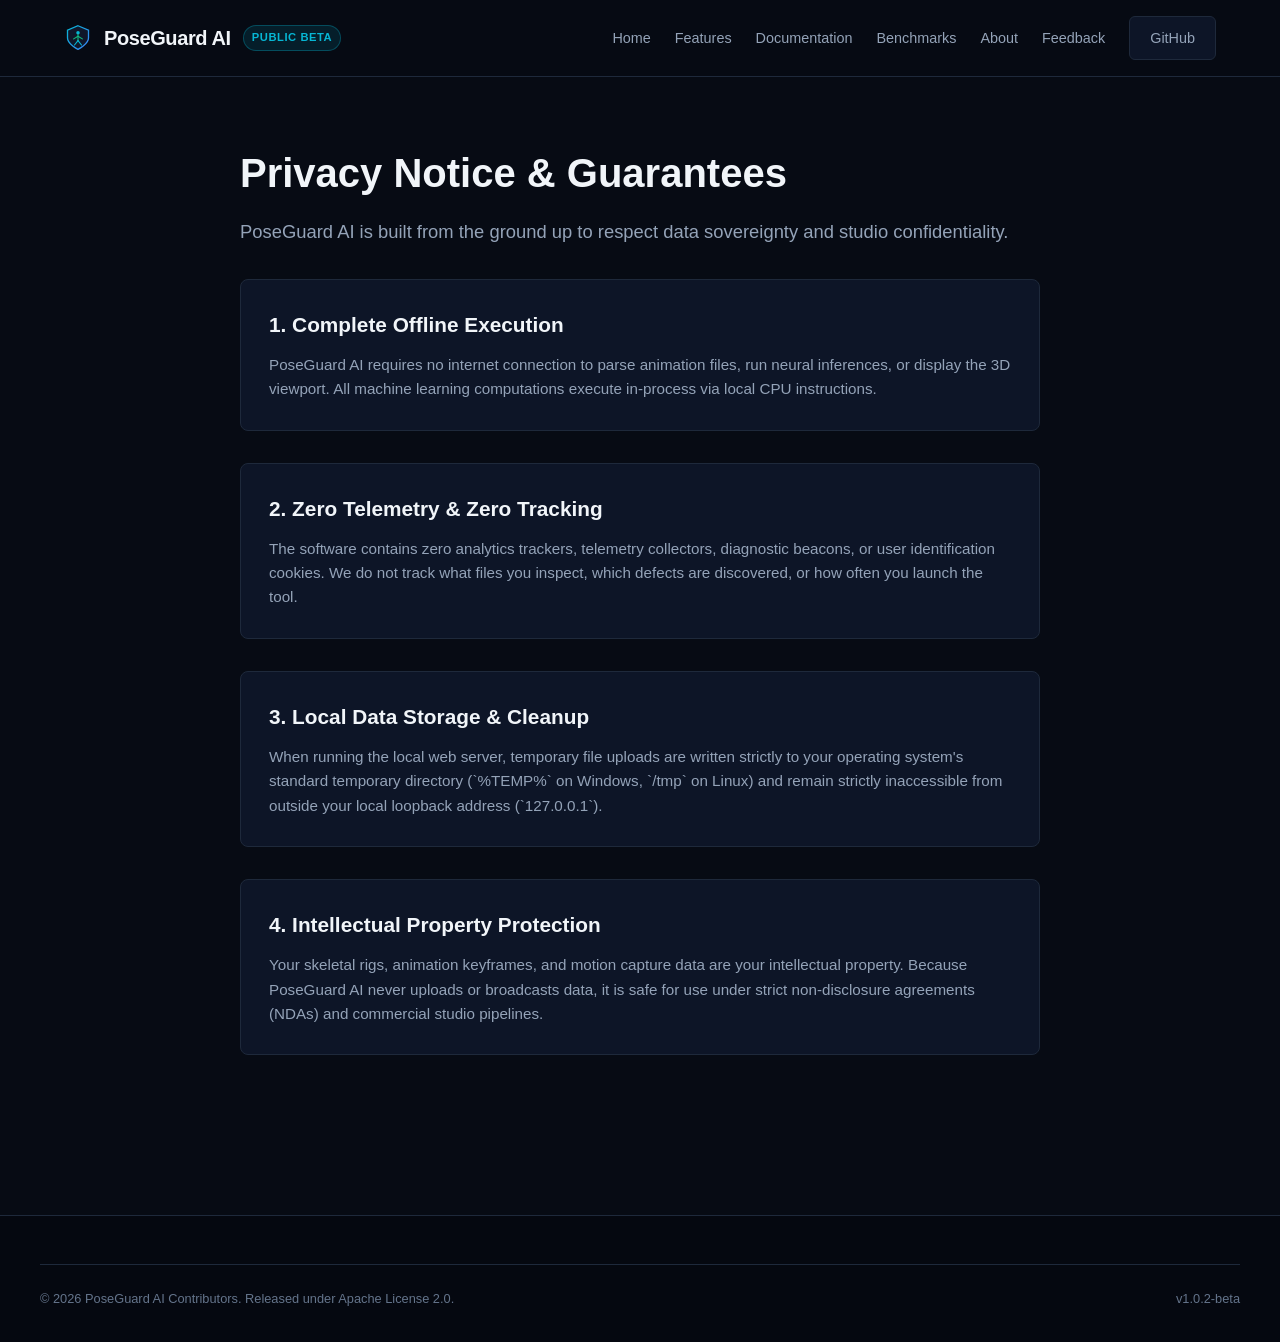
<file: website/privacy.html>
<!DOCTYPE html>
<html lang="en">
<head>
  <meta name="google-site-verification" content="SGokPX2GrobpJD7DfOw4PNA5FjAGcAkZ-196p22EQJU" />
  <meta charset="UTF-8">
  <meta name="viewport" content="width=device-width, initial-scale=1.0">
  <title>Privacy Policy — PoseGuard AI</title>
  <meta name="description" content="PoseGuard AI privacy policy. 100% offline, local-first skeletal animation analysis with zero telemetry or data harvesting.">
  <link rel="icon" type="image/svg+xml" href="favicon.svg">
  <link rel="stylesheet" href="css/style.css">
  <!-- Microsoft Clarity -->
  <script type="text/javascript">
      (function(c,l,a,r,i,t,y){
          c[a]=c[a]||function(){(c[a].q=c[a].q||[]).push(arguments)};
          t=l.createElement(r);t.async=1;t.src="https://www.clarity.ms/tag/"+i;
          y=l.getElementsByTagName(r)[0];y.parentNode.insertBefore(t,y);
      })(window, document, "clarity", "script", "zgoiwccd34");
  </script>
</head>
<body>

  <header class="site-header">
    <div class="nav-container">
      <a href="index.html" class="brand">
        <img src="favicon.svg" alt="PoseGuard AI Logo">
        <span>PoseGuard AI</span>
        <span class="beta-badge">Public Beta</span>
      </a>
      <nav class="main-nav">
        <a href="index.html">Home</a>
        <a href="features.html">Features</a>
        <a href="docs.html">Documentation</a>
        <a href="benchmarks.html">Benchmarks</a>
        <a href="about.html">About</a>
        <a href="feedback.html">Feedback</a>
        <a href="https://github.com/A35-777/PoseGaurd-AI" class="btn btn-secondary" target="_blank" rel="noopener">GitHub</a>
      </nav>
    </div>
  </header>

  <main class="container">
    <div style="max-width: 800px; margin: 1rem auto 3rem;">
      <h1 style="font-size: 2.5rem; margin-bottom: 0.75rem;">Privacy Notice &amp; Guarantees</h1>
      <p style="color: var(--text-muted); font-size: 1.15rem; line-height: 1.6; margin-bottom: 2rem;">
        PoseGuard AI is built from the ground up to respect data sovereignty and studio confidentiality.
      </p>

      <div class="card" style="margin-bottom: 2rem;">
        <h3 style="font-size: 1.3rem; margin-bottom: 0.75rem;">1. Complete Offline Execution</h3>
        <p style="color: var(--text-muted); line-height: 1.6;">
          PoseGuard AI requires no internet connection to parse animation files, run neural inferences, or display the 3D viewport. All machine learning computations execute in-process via local CPU instructions.
        </p>
      </div>

      <div class="card" style="margin-bottom: 2rem;">
        <h3 style="font-size: 1.3rem; margin-bottom: 0.75rem;">2. Zero Telemetry &amp; Zero Tracking</h3>
        <p style="color: var(--text-muted); line-height: 1.6;">
          The software contains zero analytics trackers, telemetry collectors, diagnostic beacons, or user identification cookies. We do not track what files you inspect, which defects are discovered, or how often you launch the tool.
        </p>
      </div>

      <div class="card" style="margin-bottom: 2rem;">
        <h3 style="font-size: 1.3rem; margin-bottom: 0.75rem;">3. Local Data Storage &amp; Cleanup</h3>
        <p style="color: var(--text-muted); line-height: 1.6;">
          When running the local web server, temporary file uploads are written strictly to your operating system's standard temporary directory (`%TEMP%` on Windows, `/tmp` on Linux) and remain strictly inaccessible from outside your local loopback address (`127.0.0.1`).
        </p>
      </div>

      <div class="card" style="margin-bottom: 2rem;">
        <h3 style="font-size: 1.3rem; margin-bottom: 0.75rem;">4. Intellectual Property Protection</h3>
        <p style="color: var(--text-muted); line-height: 1.6;">
          Your skeletal rigs, animation keyframes, and motion capture data are your intellectual property. Because PoseGuard AI never uploads or broadcasts data, it is safe for use under strict non-disclosure agreements (NDAs) and commercial studio pipelines.
        </p>
      </div>
    </div>
  </main>

  <footer class="site-footer">
    <div class="footer-bottom" style="margin: 0 auto;">
      <div>&copy; 2026 PoseGuard AI Contributors. Released under Apache License 2.0.</div>
      <div>v1.0.2-beta</div>
    </div>
  </footer>

</body>
</html>
</file>
<file: website/css/style.css>
/* PoseGuard AI — Modern Dark Technical Design System */
:root {
  --bg-dark: #070b14;
  --bg-card: #0d1527;
  --bg-card-hover: #121c33;
  --bg-code: #050810;
  --border: #1e293b;
  --border-focus: #38bdf8;
  --text-main: #f1f5f9;
  --text-muted: #94a3b8;
  --text-dim: #64748b;
  --cyan: #06b6d4;
  --cyan-glow: rgba(6, 182, 212, 0.15);
  --blue: #3b82f6;
  --emerald: #10b981;
  --amber: #f59e0b;
  --rose: #f43f5e;
  --font-sans: -apple-system, BlinkMacSystemFont, "Segoe UI", Roboto, Helvetica, Arial, sans-serif;
  --font-mono: ui-monospace, SFMono-Regular, Menlo, Monaco, Consolas, "Liberation Mono", "Courier New", monospace;
  --container-width: 1200px;
}

* {
  box-sizing: border-box;
  margin: 0;
  padding: 0;
}

body {
  background-color: var(--bg-dark);
  color: var(--text-main);
  font-family: var(--font-sans);
  line-height: 1.6;
  min-height: 100vh;
  display: flex;
  flex-direction: column;
}

/* Accessibility & Focus States */
a:focus-visible,
button:focus-visible,
summary:focus-visible,
input:focus-visible {
  outline: 2px solid var(--cyan);
  outline-offset: 3px;
}

/* Header & Navigation */
header.site-header {
  border-bottom: 1px solid var(--border);
  background: rgba(7, 11, 20, 0.95);
  backdrop-filter: blur(12px);
  position: sticky;
  top: 0;
  z-index: 100;
}

.nav-container {
  max-width: var(--container-width);
  margin: 0 auto;
  padding: 1rem 1.5rem;
  display: flex;
  align-items: center;
  justify-content: space-between;
}

.brand {
  display: flex;
  align-items: center;
  gap: 0.75rem;
  text-decoration: none;
  color: var(--text-main);
  font-weight: 700;
  font-size: 1.25rem;
  letter-spacing: -0.02em;
}

.brand img {
  width: 28px;
  height: 28px;
}

.beta-badge {
  background: rgba(6, 182, 212, 0.12);
  color: var(--cyan);
  border: 1px solid rgba(6, 182, 212, 0.3);
  font-size: 0.7rem;
  font-weight: 600;
  padding: 0.2rem 0.5rem;
  border-radius: 9999px;
  text-transform: uppercase;
  letter-spacing: 0.05em;
}

nav.main-nav {
  display: flex;
  gap: 1.5rem;
  align-items: center;
}

nav.main-nav a {
  color: var(--text-muted);
  text-decoration: none;
  font-size: 0.9rem;
  font-weight: 500;
  transition: color 0.15s ease;
}

nav.main-nav a:hover,
nav.main-nav a.active {
  color: var(--cyan);
}

.btn {
  display: inline-flex;
  align-items: center;
  justify-content: center;
  gap: 0.5rem;
  font-size: 0.9rem;
  font-weight: 600;
  padding: 0.6rem 1.25rem;
  border-radius: 6px;
  text-decoration: none;
  transition: all 0.2s ease;
  cursor: pointer;
  border: none;
}

.btn-primary {
  background: linear-gradient(135deg, var(--cyan), var(--blue));
  color: #fff;
  box-shadow: 0 4px 14px rgba(6, 182, 212, 0.25);
}

.btn-primary:hover {
  opacity: 0.95;
  transform: translateY(-1px);
  box-shadow: 0 6px 20px rgba(6, 182, 212, 0.35);
}

.btn-secondary {
  background: var(--bg-card);
  color: var(--text-main);
  border: 1px solid var(--border);
}

.btn-secondary:hover {
  background: var(--bg-card-hover);
  border-color: var(--text-dim);
}

/* Main Container */
main {
  flex: 1;
}

.container {
  max-width: var(--container-width);
  margin: 0 auto;
  padding: 3rem 1.5rem;
}

/* Hero Section */
.hero {
  text-align: center;
  padding: 3.5rem 1.5rem 2.5rem;
  background: radial-gradient(circle at 50% 20%, rgba(6, 182, 212, 0.08) 0%, transparent 60%);
}

.hero h1 {
  font-size: 3rem;
  font-weight: 800;
  letter-spacing: -0.03em;
  line-height: 1.15;
  margin-bottom: 1.25rem;
}

.hero h1 span.gradient {
  background: linear-gradient(135deg, #38bdf8, #818cf8);
  -webkit-background-clip: text;
  -webkit-text-fill-color: transparent;
}

.hero p.lead {
  font-size: 1.25rem;
  color: var(--text-muted);
  max-width: 720px;
  margin: 0 auto 1.5rem;
  line-height: 1.5;
}

/* Roadmap & Availability Banner */
.roadmap-banner {
  display: inline-flex;
  align-items: center;
  gap: 0.6rem;
  background: rgba(15, 23, 42, 0.85);
  border: 1px solid var(--border);
  padding: 0.45rem 1.1rem;
  border-radius: 9999px;
  font-size: 0.825rem;
  color: var(--text-muted);
  margin-bottom: 1.75rem;
  max-width: 90%;
  flex-wrap: wrap;
  justify-content: center;
}

.roadmap-badge {
  background: rgba(6, 182, 212, 0.15);
  color: var(--cyan);
  font-weight: 700;
  padding: 0.15rem 0.55rem;
  border-radius: 9999px;
  font-size: 0.72rem;
  text-transform: uppercase;
  letter-spacing: 0.05em;
}

.hero-actions {
  display: flex;
  justify-content: center;
  gap: 1rem;
  margin-bottom: 2rem;
  flex-wrap: wrap;
}

/* Trust Badges Row */
.trust-badges-row {
  display: flex;
  justify-content: center;
  gap: 1.25rem;
  flex-wrap: wrap;
  margin: 0 auto 2.5rem;
  max-width: 860px;
}

.trust-badge-item {
  display: inline-flex;
  align-items: center;
  gap: 0.5rem;
  background: rgba(13, 21, 39, 0.75);
  border: 1px solid var(--border);
  padding: 0.45rem 0.95rem;
  border-radius: 6px;
  font-size: 0.825rem;
  font-weight: 600;
  color: var(--text-main);
}

.trust-badge-dot {
  width: 7px;
  height: 7px;
  border-radius: 50%;
  background: var(--emerald);
  box-shadow: 0 0 8px rgba(16, 185, 129, 0.4);
}

/* Hero Showcase (3D Studio Animated GIF) */
.hero-showcase {
  max-width: 960px;
  margin: 0 auto 2.5rem;
  background: var(--bg-card);
  border: 1px solid var(--border);
  border-radius: 10px;
  overflow: hidden;
  box-shadow: 0 20px 45px rgba(0, 0, 0, 0.6);
  text-align: left;
}

.hero-showcase-header {
  background: #090e1a;
  padding: 0.65rem 1rem;
  display: flex;
  align-items: center;
  justify-content: space-between;
  border-bottom: 1px solid var(--border);
}

.hero-showcase-title {
  font-size: 0.75rem;
  color: var(--text-dim);
  font-family: var(--font-mono);
}

.hero-showcase-media {
  position: relative;
  width: 100%;
  background: #080c16;
  display: block;
}

.hero-showcase-media img {
  width: 100%;
  height: auto;
  display: block;
}

.hero-showcase-caption {
  background: #090e1a;
  padding: 0.75rem 1.25rem;
  border-top: 1px solid var(--border);
  font-size: 0.8rem;
  color: var(--text-muted);
  display: flex;
  justify-content: space-between;
  align-items: center;
  flex-wrap: wrap;
  gap: 0.5rem;
}

/* Mockup Box (Terminal) */
.terminal-window {
  max-width: 860px;
  margin: 0 auto 2rem;
  background: var(--bg-card);
  border: 1px solid var(--border);
  border-radius: 8px;
  overflow: hidden;
  box-shadow: 0 15px 35px rgba(0, 0, 0, 0.5);
  text-align: left;
}

.terminal-header {
  background: #090e1a;
  padding: 0.6rem 1rem;
  display: flex;
  align-items: center;
  gap: 0.5rem;
  border-bottom: 1px solid var(--border);
}

.dot {
  width: 10px;
  height: 10px;
  border-radius: 50%;
}

.dot-red { background: #ef4444; }
.dot-yellow { background: #eab308; }
.dot-green { background: #22c55e; }

.terminal-title {
  margin-left: 0.5rem;
  font-size: 0.75rem;
  color: var(--text-dim);
  font-family: var(--font-mono);
}

.terminal-body {
  padding: 1.25rem;
  font-family: var(--font-mono);
  font-size: 0.85rem;
  color: #cbd5e1;
  overflow-x: auto;
  line-height: 1.6;
}

/* Grid & Cards */
.grid {
  display: grid;
  grid-template-columns: repeat(auto-fit, minmax(320px, 1fr));
  gap: 1.5rem;
  margin-top: 2rem;
}

.card {
  background: var(--bg-card);
  border: 1px solid var(--border);
  border-radius: 8px;
  padding: 1.75rem;
  transition: transform 0.2s ease, border-color 0.2s ease;
}

.card:hover {
  transform: translateY(-2px);
  border-color: var(--border-focus);
}

.card-icon {
  font-size: 1.75rem;
  margin-bottom: 1rem;
  display: inline-block;
}

.card h3 {
  font-size: 1.2rem;
  font-weight: 700;
  margin-bottom: 0.5rem;
  color: var(--text-main);
}

.card p {
  color: var(--text-muted);
  font-size: 0.95rem;
  line-height: 1.5;
}

/* Product Tour Section */
.tour-grid {
  display: grid;
  grid-template-columns: repeat(auto-fit, minmax(340px, 1fr));
  gap: 2rem;
  margin-top: 2.5rem;
}

.tour-card {
  background: var(--bg-card);
  border: 1px solid var(--border);
  border-radius: 8px;
  overflow: hidden;
  transition: transform 0.2s ease, border-color 0.2s ease;
  display: flex;
  flex-direction: column;
}

.tour-card:hover {
  transform: translateY(-3px);
  border-color: var(--border-focus);
}

.tour-card-img-wrap {
  background: #070a12;
  border-bottom: 1px solid var(--border);
  overflow: hidden;
}

.tour-card-img-wrap img {
  width: 100%;
  height: auto;
  display: block;
  transition: transform 0.3s ease;
}

.tour-card:hover .tour-card-img-wrap img {
  transform: scale(1.02);
}

.tour-card-body {
  padding: 1.5rem;
  flex: 1;
}

.tour-card-tag {
  display: inline-block;
  font-size: 0.7rem;
  text-transform: uppercase;
  font-weight: 700;
  color: var(--cyan);
  letter-spacing: 0.05em;
  margin-bottom: 0.5rem;
}

.tour-card-body h3 {
  font-size: 1.15rem;
  margin-bottom: 0.5rem;
  color: var(--text-main);
}

.tour-card-body p {
  color: var(--text-muted);
  font-size: 0.9rem;
  line-height: 1.5;
}

/* Built For & Social Proof Section */
.built-for-grid {
  display: grid;
  grid-template-columns: repeat(auto-fit, minmax(280px, 1fr));
  gap: 1.5rem;
  margin: 2rem 0;
}

.built-for-card {
  background: var(--bg-card);
  border: 1px solid var(--border);
  border-radius: 8px;
  padding: 1.5rem;
}

.built-for-card h4 {
  font-size: 1.05rem;
  color: var(--text-main);
  margin-bottom: 0.4rem;
  display: flex;
  align-items: center;
  gap: 0.5rem;
}

.built-for-card p {
  color: var(--text-muted);
  font-size: 0.875rem;
  line-height: 1.5;
}

.testimonials-grid {
  display: grid;
  grid-template-columns: repeat(auto-fit, minmax(280px, 1fr));
  gap: 1.5rem;
  margin-top: 1.5rem;
}

.testimonial-card {
  background: rgba(13, 21, 39, 0.5);
  border: 1px dashed var(--border);
  border-radius: 8px;
  padding: 1.5rem;
  display: flex;
  flex-direction: column;
  justify-content: space-between;
}

.testimonial-quote {
  color: #cbd5e1;
  font-style: italic;
  font-size: 0.9rem;
  line-height: 1.6;
  margin-bottom: 1.25rem;
}

.testimonial-author {
  display: flex;
  align-items: center;
  gap: 0.75rem;
}

.testimonial-avatar {
  width: 36px;
  height: 36px;
  border-radius: 50%;
  background: #1e293b;
  display: flex;
  align-items: center;
  justify-content: center;
  color: var(--cyan);
  font-weight: 700;
  font-size: 0.8rem;
}

.testimonial-meta {
  font-size: 0.8rem;
}

.testimonial-meta strong {
  display: block;
  color: var(--text-main);
}

.testimonial-meta span {
  color: var(--text-dim);
}

/* Table */
.table-wrapper {
  overflow-x: auto;
  margin: 2rem 0 1rem;
  border: 1px solid var(--border);
  border-radius: 8px;
}

table {
  width: 100%;
  border-collapse: collapse;
  font-size: 0.9rem;
  text-align: left;
}

th, td {
  padding: 1rem 1.25rem;
  border-bottom: 1px solid var(--border);
}

th {
  background: #090e1a;
  color: var(--text-muted);
  font-weight: 600;
  text-transform: uppercase;
  font-size: 0.75rem;
  letter-spacing: 0.05em;
}

tr:last-child td {
  border-bottom: none;
}

tr:hover td {
  background: var(--bg-card-hover);
}

/* Expandable "How We Test" & Collapsible FAQ */
details.how-we-test {
  background: rgba(13, 21, 39, 0.45);
  border: 1px solid var(--border);
  border-radius: 8px;
  padding: 1.25rem 1.5rem;
  margin-top: 1.5rem;
  cursor: pointer;
}

details.how-we-test summary {
  display: flex;
  justify-content: space-between;
  align-items: center;
  list-style: none;
  font-size: 1.05rem;
  font-weight: 600;
  color: var(--text-main);
  user-select: none;
}

details.how-we-test summary::-webkit-details-marker {
  display: none;
}

details.how-we-test summary::after {
  content: "+";
  font-size: 1.3rem;
  color: var(--cyan);
  transition: transform 0.2s ease;
  font-family: var(--font-mono);
}

details[open].how-we-test summary::after {
  transform: rotate(45deg);
}

details.how-we-test .test-content {
  padding-top: 1rem;
  color: var(--text-muted);
  font-size: 0.925rem;
  line-height: 1.6;
  border-top: 1px solid var(--border);
  margin-top: 0.75rem;
}

details.faq-item {
  border-bottom: 1px solid var(--border);
  padding: 1.25rem 0;
  cursor: pointer;
}

details.faq-item summary {
  display: flex;
  justify-content: space-between;
  align-items: center;
  list-style: none;
  font-size: 1.1rem;
  font-weight: 600;
  color: var(--text-main);
  user-select: none;
}

details.faq-item summary::-webkit-details-marker {
  display: none;
}

details.faq-item summary::after {
  content: "+";
  font-size: 1.3rem;
  color: var(--cyan);
  transition: transform 0.2s ease;
  font-family: var(--font-mono);
}

details[open].faq-item summary::after {
  transform: rotate(45deg);
}

details.faq-item .faq-content {
  padding-top: 0.85rem;
  color: var(--text-muted);
  font-size: 0.95rem;
  line-height: 1.6;
}

/* Code Blocks */
pre.code-box {
  background: var(--bg-code);
  border: 1px solid var(--border);
  border-radius: 6px;
  padding: 1rem 1.25rem;
  font-family: var(--font-mono);
  font-size: 0.85rem;
  color: #38bdf8;
  overflow-x: auto;
  margin: 1rem 0;
}

/* Footer */
footer.site-footer {
  border-top: 1px solid var(--border);
  background: #050810;
  padding: 3rem 1.5rem 2rem;
  margin-top: 4rem;
}

.footer-content {
  max-width: var(--container-width);
  margin: 0 auto;
  display: grid;
  grid-template-columns: 2fr 1fr 1fr 1fr;
  gap: 2rem;
}

.footer-col h5 {
  color: var(--text-main);
  font-size: 0.85rem;
  font-weight: 700;
  text-transform: uppercase;
  letter-spacing: 0.05em;
  margin-bottom: 1rem;
}

.footer-col ul {
  list-style: none;
}

.footer-col ul li {
  margin-bottom: 0.6rem;
}

.footer-col ul li a {
  color: var(--text-muted);
  text-decoration: none;
  font-size: 0.85rem;
  transition: color 0.15s;
}

.footer-col ul li a:hover {
  color: var(--cyan);
}

.footer-bottom {
  max-width: var(--container-width);
  margin: 2rem auto 0;
  padding-top: 1.5rem;
  border-top: 1px solid var(--border);
  display: flex;
  justify-content: space-between;
  align-items: center;
  color: var(--text-dim);
  font-size: 0.8rem;
  flex-wrap: wrap;
  gap: 1rem;
}

/* Reduced Motion Query for Accessibility */
@media (prefers-reduced-motion: reduce) {
  *, *::before, *::after {
    animation-duration: 0.01ms !important;
    animation-iteration-count: 1 !important;
    transition-duration: 0.01ms !important;
    scroll-behavior: auto !important;
  }
  .card:hover,
  .tour-card:hover,
  .btn-primary:hover {
    transform: none !important;
  }
  .tour-card:hover .tour-card-img-wrap img {
    transform: none !important;
  }
}

/* Responsive Breakpoints */
@media (max-width: 1024px) {
  .hero h1 { font-size: 2.6rem; }
  .footer-content { grid-template-columns: 1fr 1fr; }
}

@media (max-width: 768px) {
  .hero h1 { font-size: 2.1rem; }
  .hero p.lead { font-size: 1.1rem; }
  .footer-content { grid-template-columns: 1fr; }
  nav.main-nav { display: none; }
  .trust-badges-row { gap: 0.75rem; }
  .trust-badge-item { font-size: 0.75rem; padding: 0.35rem 0.7rem; }
}

@media (max-width: 480px) {
  .hero h1 { font-size: 1.75rem; }
  .hero-actions { flex-direction: column; width: 100%; }
  .hero-actions .btn { width: 100%; }
  .trust-badges-row { flex-direction: column; align-items: stretch; }
  .trust-badge-item { justify-content: center; }
}
</file>
